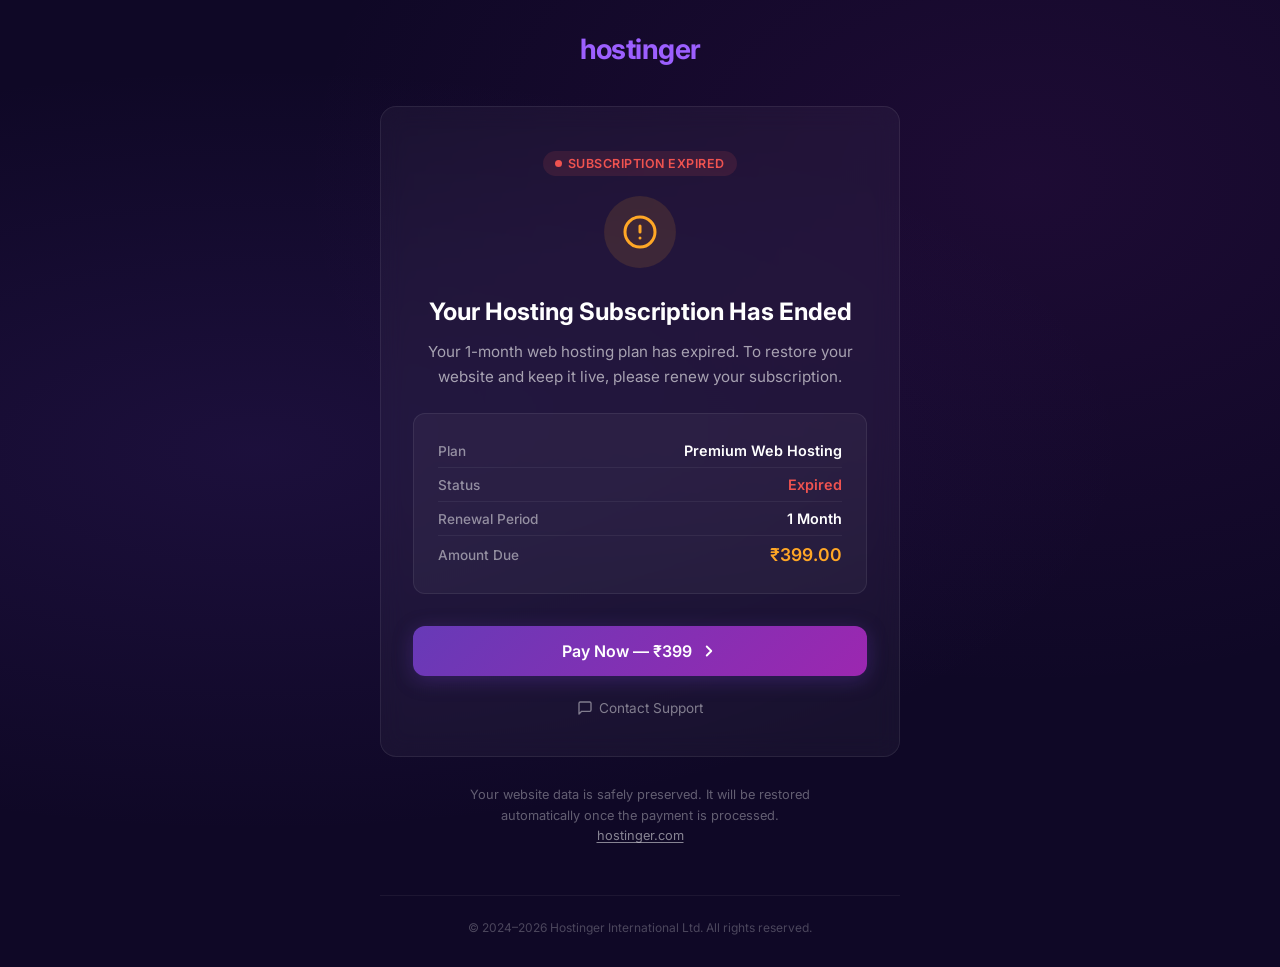
<file: index.html>
<!DOCTYPE html>
<html lang="en">
<head>
  <meta charset="UTF-8">
  <meta name="viewport" content="width=device-width, initial-scale=1.0">
  <title>Subscription Expired — Hosting Renewal Required</title>
  <link rel="icon" type="image/png" href="https://assets.hostinger.com/images/favicon-32x32.png">
  <link rel="preconnect" href="https://fonts.googleapis.com">
  <link rel="preconnect" href="https://fonts.gstatic.com" crossorigin>
  <link href="https://fonts.googleapis.com/css2?family=Inter:wght@400;500;600;700&display=swap" rel="stylesheet">
  <style>
    *, *::before, *::after { margin: 0; padding: 0; box-sizing: border-box; }

    body {
      font-family: 'Inter', -apple-system, BlinkMacSystemFont, sans-serif;
      background: #0F0826;
      color: #ffffff;
      min-height: 100vh;
      display: flex;
      flex-direction: column;
      align-items: center;
      justify-content: center;
      padding: 2rem 1rem;
    }

    /* Hostinger-style gradient background */
    body::before {
      content: '';
      position: fixed;
      inset: 0;
      background:
        radial-gradient(ellipse at 20% 50%, rgba(103, 58, 183, 0.15) 0%, transparent 60%),
        radial-gradient(ellipse at 80% 20%, rgba(156, 39, 176, 0.1) 0%, transparent 50%),
        #0F0826;
      z-index: -1;
    }

    .container {
      max-width: 520px;
      width: 100%;
      text-align: center;
    }

    /* Hostinger Logo */
    .brand-logo {
      margin-bottom: 2.5rem;
    }

    .brand-logo svg {
      height: 32px;
      width: auto;
    }

    /* Warning Icon */
    .warning-icon {
      width: 72px;
      height: 72px;
      margin: 0 auto 1.75rem;
      background: rgba(255, 167, 38, 0.12);
      border-radius: 50%;
      display: flex;
      align-items: center;
      justify-content: center;
    }

    .warning-icon svg {
      width: 36px;
      height: 36px;
      color: #FFA726;
    }

    /* Main Card */
    .card {
      background: rgba(255, 255, 255, 0.04);
      border: 1px solid rgba(255, 255, 255, 0.08);
      border-radius: 16px;
      padding: 2.75rem 2rem 2.25rem;
      backdrop-filter: blur(12px);
    }

    .card h1 {
      font-size: 1.5rem;
      font-weight: 700;
      color: #fff;
      margin-bottom: 0.75rem;
      line-height: 1.3;
    }

    .card p {
      font-size: 0.95rem;
      color: rgba(255, 255, 255, 0.6);
      line-height: 1.65;
      margin-bottom: 1.5rem;
    }

    /* Plan Details Box */
    .plan-box {
      background: rgba(255, 255, 255, 0.04);
      border: 1px solid rgba(255, 255, 255, 0.08);
      border-radius: 12px;
      padding: 1.25rem 1.5rem;
      margin-bottom: 2rem;
    }

    .plan-row {
      display: flex;
      justify-content: space-between;
      align-items: center;
      padding: 0.5rem 0;
    }

    .plan-row + .plan-row {
      border-top: 1px solid rgba(255, 255, 255, 0.06);
    }

    .plan-label {
      font-size: 0.85rem;
      color: rgba(255, 255, 255, 0.5);
      font-weight: 500;
    }

    .plan-value {
      font-size: 0.9rem;
      color: #fff;
      font-weight: 600;
    }

    .plan-value.expired {
      color: #EF5350;
    }

    .plan-value.amount {
      font-size: 1.1rem;
      color: #FFA726;
    }

    /* Status Badge */
    .status-badge {
      display: inline-flex;
      align-items: center;
      gap: 6px;
      background: rgba(239, 83, 80, 0.12);
      color: #EF5350;
      font-size: 0.78rem;
      font-weight: 600;
      padding: 5px 12px;
      border-radius: 20px;
      margin-bottom: 1.25rem;
      text-transform: uppercase;
      letter-spacing: 0.04em;
    }

    .status-badge::before {
      content: '';
      width: 7px;
      height: 7px;
      background: #EF5350;
      border-radius: 50%;
    }

    /* CTA Button */
    .btn-pay {
      display: inline-flex;
      align-items: center;
      justify-content: center;
      gap: 8px;
      width: 100%;
      padding: 15px 32px;
      background: linear-gradient(135deg, #673AB7 0%, #9C27B0 100%);
      color: #fff;
      font-size: 1rem;
      font-weight: 600;
      border: none;
      border-radius: 12px;
      cursor: pointer;
      text-decoration: none;
      transition: all 0.2s ease;
      box-shadow: 0 4px 20px rgba(103, 58, 183, 0.35);
    }

    .btn-pay:hover {
      transform: translateY(-1px);
      box-shadow: 0 6px 28px rgba(103, 58, 183, 0.5);
    }

    .btn-pay svg {
      width: 18px;
      height: 18px;
    }

    /* Footer info */
    .footer-info {
      margin-top: 1.75rem;
      font-size: 0.8rem;
      color: rgba(255, 255, 255, 0.35);
      line-height: 1.6;
    }

    .footer-info a {
      color: rgba(255, 255, 255, 0.5);
      text-decoration: underline;
      text-underline-offset: 2px;
    }

    .footer-info a:hover {
      color: #CE93D8;
    }

    /* Support link */
    .support-link {
      display: inline-flex;
      align-items: center;
      gap: 6px;
      margin-top: 1.5rem;
      font-size: 0.85rem;
      color: rgba(255, 255, 255, 0.45);
      text-decoration: none;
      transition: color 0.2s;
    }

    .support-link:hover {
      color: #CE93D8;
    }

    .support-link svg {
      width: 16px;
      height: 16px;
    }

    /* Bottom bar */
    .bottom-bar {
      margin-top: 3rem;
      padding-top: 1.5rem;
      border-top: 1px solid rgba(255, 255, 255, 0.06);
      font-size: 0.75rem;
      color: rgba(255, 255, 255, 0.25);
    }

    @media (max-width: 480px) {
      .card {
        padding: 2rem 1.25rem 1.75rem;
      }

      .card h1 {
        font-size: 1.3rem;
      }

      .plan-box {
        padding: 1rem 1.15rem;
      }
    }
  </style>
</head>
<body>

  <div class="container">
    <!-- Hostinger Logo -->
    <div class="brand-logo">
      <span style="font-size: 1.75rem; font-weight: 700; color: #9C5FFF; letter-spacing: -0.02em;">hostinger</span>
    </div>

    <div class="card">
      <!-- Status Badge -->
      <span class="status-badge">Subscription Expired</span>

      <!-- Warning Icon -->
      <div class="warning-icon">
        <svg viewBox="0 0 24 24" fill="none" stroke="currentColor" stroke-width="2" stroke-linecap="round" stroke-linejoin="round">
          <circle cx="12" cy="12" r="10"/>
          <line x1="12" y1="8" x2="12" y2="12"/>
          <line x1="12" y1="16" x2="12.01" y2="16"/>
        </svg>
      </div>

      <h1>Your Hosting Subscription Has Ended</h1>
      <p>
        Your 1-month web hosting plan has expired. To restore your website and keep it live, please renew your subscription.
      </p>

      <!-- Plan Details -->
      <div class="plan-box">
        <div class="plan-row">
          <span class="plan-label">Plan</span>
          <span class="plan-value">Premium Web Hosting</span>
        </div>
        <div class="plan-row">
          <span class="plan-label">Status</span>
          <span class="plan-value expired">Expired</span>
        </div>
        <div class="plan-row">
          <span class="plan-label">Renewal Period</span>
          <span class="plan-value">1 Month</span>
        </div>
        <div class="plan-row">
          <span class="plan-label">Amount Due</span>
          <span class="plan-value amount">₹399.00</span>
        </div>
      </div>

      <!-- Pay Now CTA -->
      <a href="https://www.hostinger.com" target="_blank" rel="noopener" class="btn-pay">
        Pay Now — ₹399
        <svg viewBox="0 0 24 24" fill="none" stroke="currentColor" stroke-width="2.5" stroke-linecap="round" stroke-linejoin="round">
          <polyline points="9 18 15 12 9 6"/>
        </svg>
      </a>

      <!-- Support -->
      <a href="https://www.hostinger.com" target="_blank" rel="noopener" class="support-link">
        <svg viewBox="0 0 24 24" fill="none" stroke="currentColor" stroke-width="2" stroke-linecap="round" stroke-linejoin="round">
          <path d="M21 15a2 2 0 0 1-2 2H7l-4 4V5a2 2 0 0 1 2-2h14a2 2 0 0 1 2 2z"/>
        </svg>
        Contact Support
      </a>
    </div>

    <p class="footer-info">
      Your website data is safely preserved. It will be restored<br>
      automatically once the payment is processed.<br>
      <a href="https://www.hostinger.com" target="_blank">hostinger.com</a>
    </p>

    <div class="bottom-bar">
      &copy; 2024–2026 Hostinger International Ltd. All rights reserved.
    </div>
  </div>

</body>
</html>
</file>
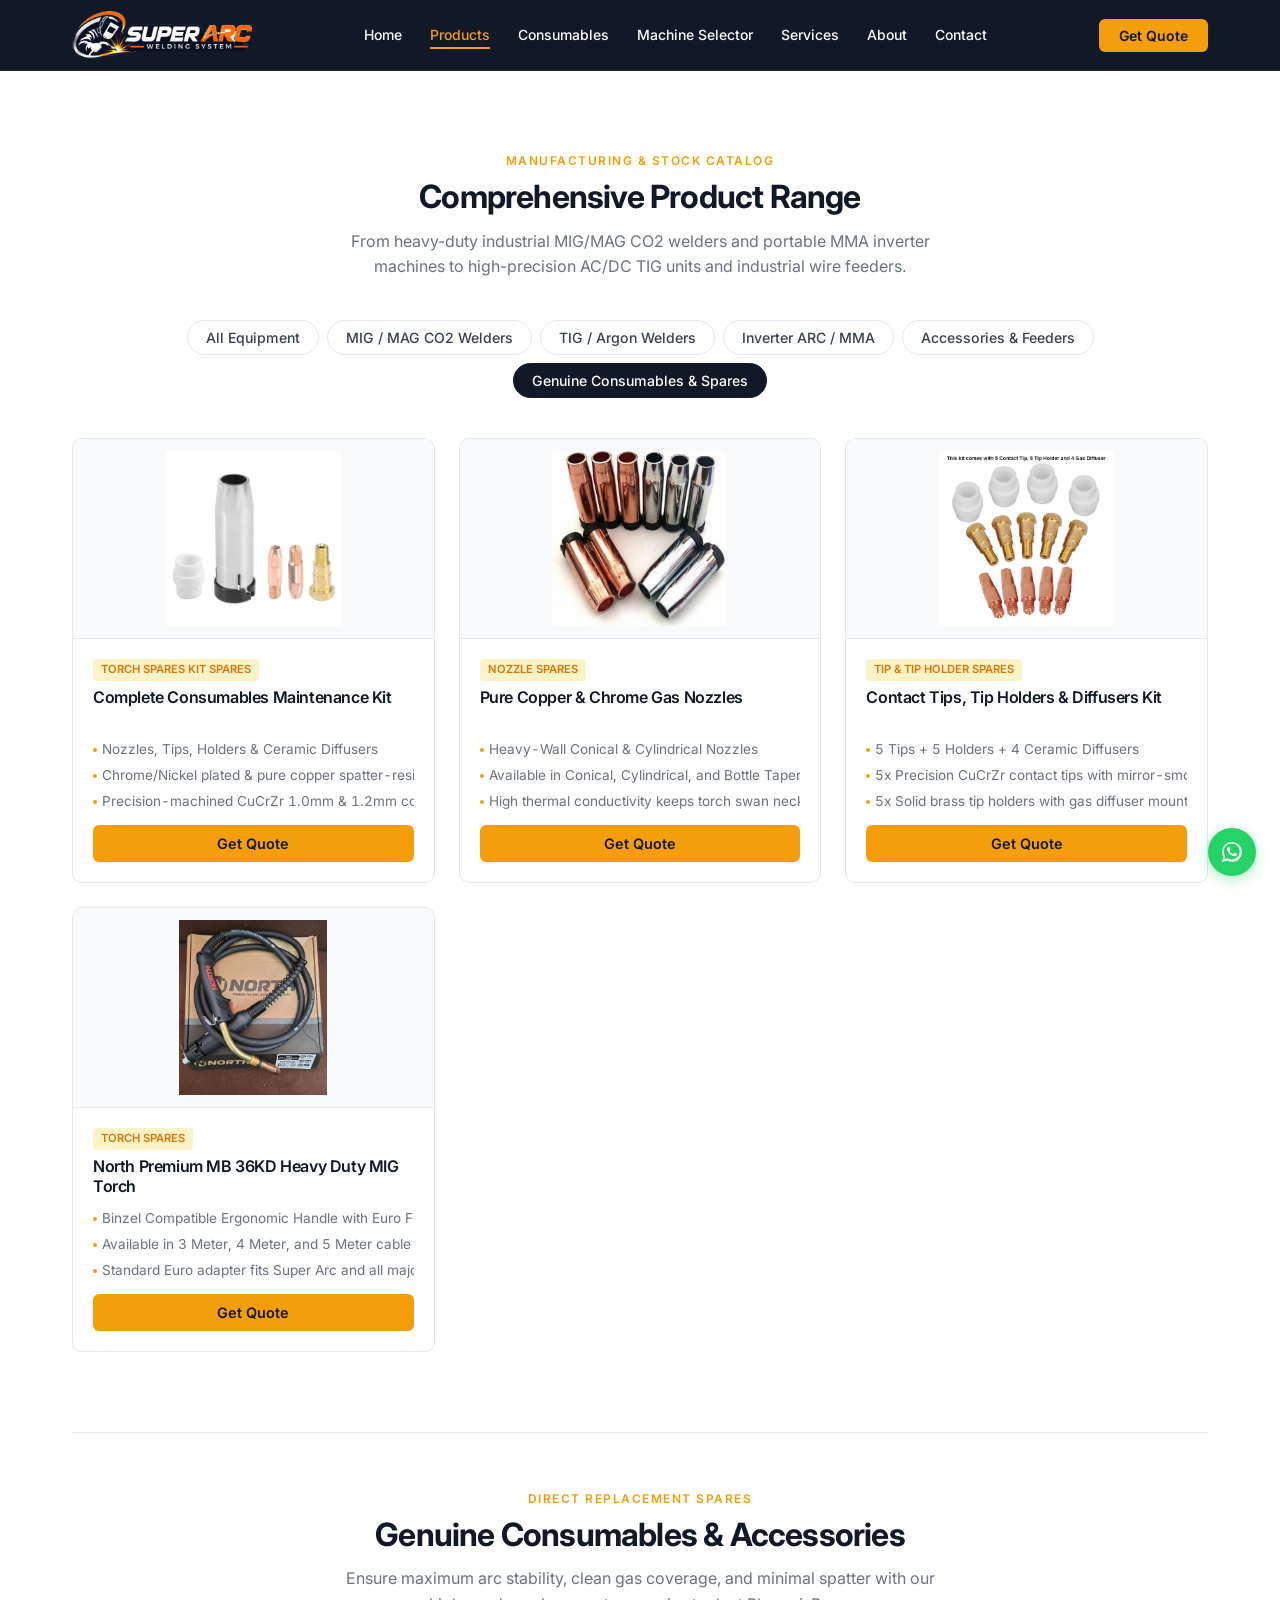
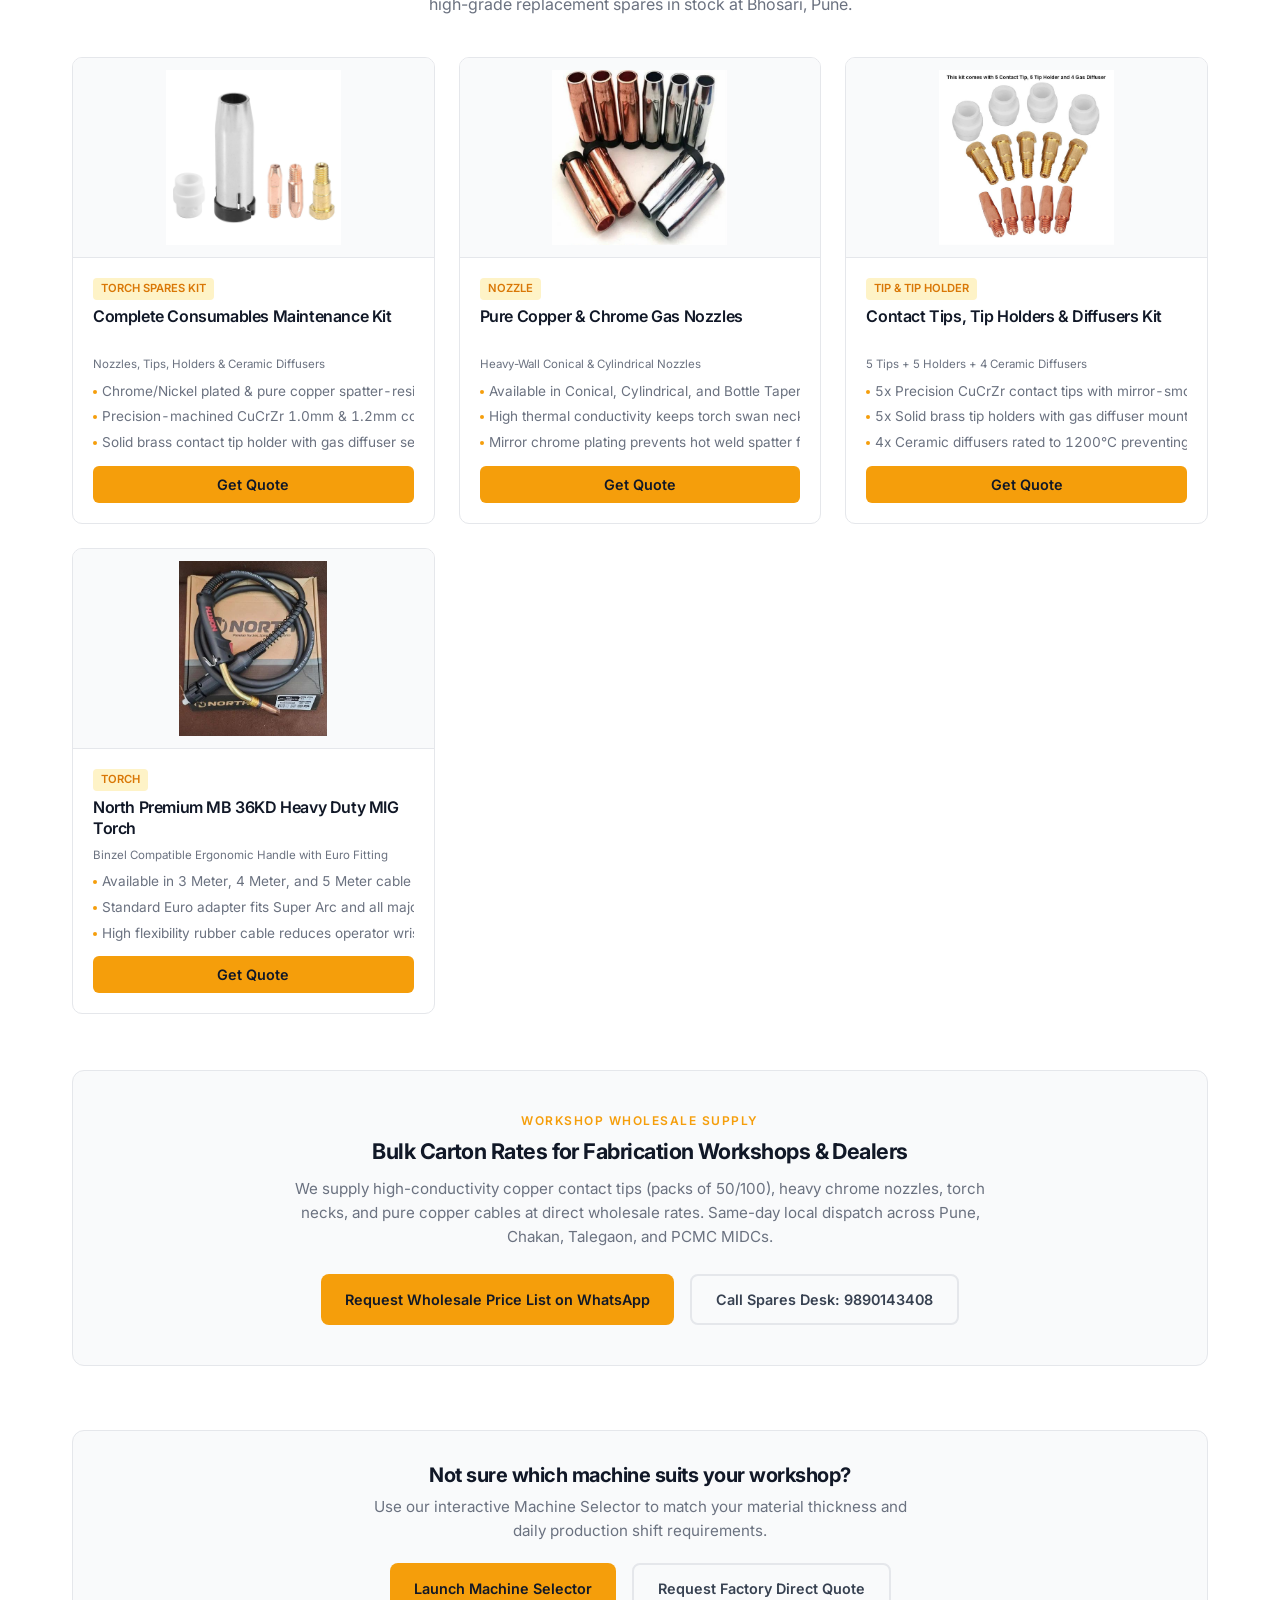
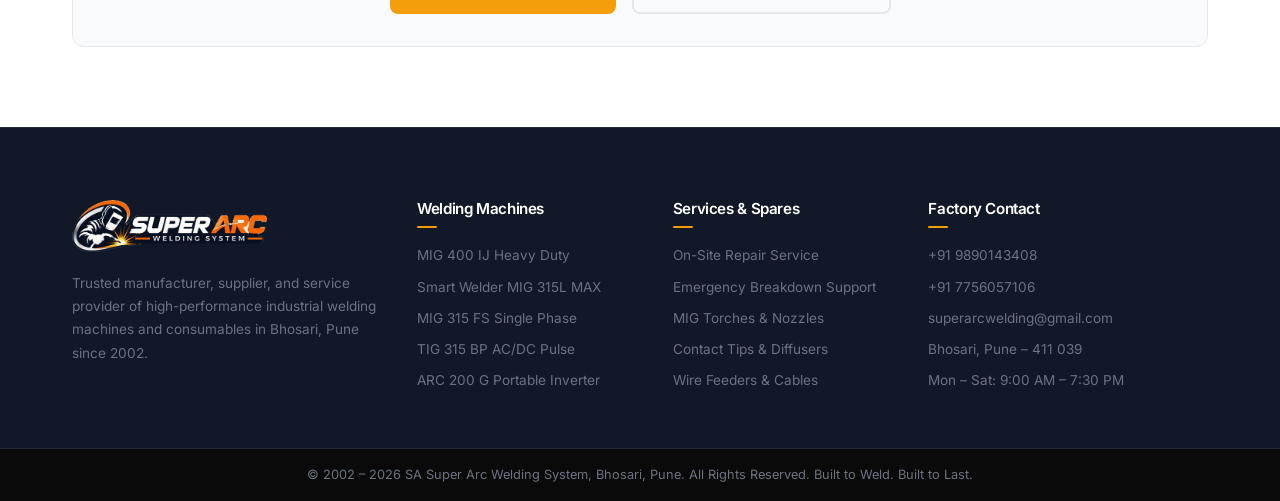
<file: _backup_consumables.html>
<!DOCTYPE html>
<html lang="en">
<head>
  <meta charset="UTF-8">
  <meta name="viewport" content="width=device-width, initial-scale=1.0">
  <title>Genuine Consumables & Spares | SA Super Arc Welding System</title>
  <meta name="description" content="Shop genuine welding spares in Bhosari, Pune: MIG torches, pure copper nozzles, contact tips, brass holders, ceramic diffusers, and copper cables. Direct stock at SA Super Arc Welding System.">

  <!-- Google Fonts: Inter Only -->
  <link rel="preconnect" href="https://fonts.googleapis.com">
  <link rel="preconnect" href="https://fonts.gstatic.com" crossorigin>
  <link href="https://fonts.googleapis.com/css2?family=Inter:wght@400;500;600;700&display=swap" rel="stylesheet">

  <!-- Instant redirect to unified products and consumables page -->
  <meta http-equiv="refresh" content="0; url=products.html#consumables">
  <script>window.location.replace("products.html#consumables");</script>

  <!-- Favicon -->
  <link rel="icon" type="image/png" href="assets/images/favicon.png">

  <!-- Stylesheet -->
  <link rel="stylesheet" href="assets/css/styles.css">
</head>
<body>

  <!-- ===== HEADER ===== -->
  <header class="site-header">
    <div class="container">
      <a href="index.html" class="brand-logo" aria-label="SA Super Arc Welding System">
        <img src="assets/images/logo-header.png" alt="SA Super Arc Welding System" class="brand-logo-img">
      </a>

      <nav>
        <ul class="nav-menu" id="navMenu">
          <button class="mobile-nav-close" id="mobileNavClose" aria-label="Close menu">&times;</button>
          <li><a href="index.html" class="nav-link">Home</a></li>
          <li><a href="products.html" class="nav-link">Products</a></li>
          <li><a href="consumables.html" class="nav-link active">Consumables</a></li>
          <li><a href="index.html#calculator" class="nav-link">Machine Selector</a></li>
          <li><a href="index.html#services" class="nav-link">Services</a></li>
          <li><a href="index.html#about" class="nav-link">About</a></li>
          <li><a href="index.html#contact" class="nav-link">Contact</a></li>
        </ul>
      </nav>

      <div style="display: flex; align-items: center; gap: 1rem;">
        <button class="btn btn-get-quote" onclick="openQuoteModal('Consumables Bulk Order')">
          Get Quote
        </button>
        <button class="mobile-toggle" id="mobileToggle" aria-label="Toggle Menu">
          <span></span>
          <span></span>
          <span></span>
        </button>
      </div>
    </div>
  </header>

  <!-- ===== CONSUMABLES CONTENT ===== -->
  <main class="section-padding">
    <div class="container">
      <div class="section-header">
        <span class="section-tag">Direct Replacement Spares</span>
        <h1 class="section-title">Genuine Consumables & Accessories</h1>
        <p class="section-subtitle">
          Ensure maximum arc stability, clean gas coverage, and minimal spatter with our high-grade replacement spares in stock at Bhosari, Pune.
        </p>
      </div>

      <!-- Consumables Grid (Injected via initConsumablesPage in main.js) -->
      <div class="products-grid" id="consumablesGrid"></div>

      <!-- Wholesale Advantage Banner -->
      <div style="background: var(--gray-50); border: 1px solid var(--gray-200); border-radius: 12px; padding: 2.5rem; margin-top: 4rem;">
        <div style="max-width: 720px; margin: 0 auto; text-align: center;">
          <span class="section-tag">Workshop Wholesale Supply</span>
          <h3 style="font-size: 1.35rem; font-weight: 700; color: var(--gray-900); margin-bottom: 0.75rem;">
            Bulk Carton Rates for Fabrication Workshops & Dealers
          </h3>
          <p style="color: var(--gray-500); line-height: 1.6; margin-bottom: 1.5rem; font-size: 0.95rem;">
            We supply high-conductivity copper contact tips (packs of 50/100), heavy chrome nozzles, torch necks, and pure copper cables at direct wholesale rates. Same-day local dispatch across Pune, Chakan, Talegaon, and PCMC MIDCs.
          </p>
          <div style="display: flex; justify-content: center; gap: 1rem; flex-wrap: wrap;">
            <button class="btn btn-primary" onclick="openQuoteModal('Bulk Consumables Wholesale Price List')">
              Request Wholesale Price List on WhatsApp
            </button>
            <a href="tel:+919890143408" class="btn btn-outline">
              Call Spares Desk: 9890143408
            </a>
          </div>
        </div>
      </div>
    </div>
  </main>

  <!-- ===== FOOTER ===== -->
  <footer class="site-footer">
    <div class="footer-top">
      <div class="container">
        <div class="footer-top-grid">
          <div class="footer-col">
            <img src="assets/images/logo-header.png" alt="SA Super Arc Welding System" class="footer-brand-logo">
            <p>
              Trusted manufacturer, supplier, and service provider of high-performance industrial welding machines and consumables in Bhosari, Pune since 2002.
            </p>
          </div>

          <div class="footer-col">
            <h4>Welding Machines</h4>
            <ul>
              <li><a href="products.html">MIG 400 IJ Heavy Duty</a></li>
              <li><a href="products.html">Smart Welder MIG 315L MAX</a></li>
              <li><a href="products.html">MIG 315 FS Single Phase</a></li>
              <li><a href="products.html">TIG 315 BP AC/DC Pulse</a></li>
              <li><a href="products.html">ARC 200 G Portable Inverter</a></li>
            </ul>
          </div>

          <div class="footer-col">
            <h4>Services & Spares</h4>
            <ul>
              <li><a href="index.html#services">On-Site Repair Service</a></li>
              <li><a href="index.html#services">Emergency Breakdown Support</a></li>
              <li><a href="consumables.html">MIG Torches & Nozzles</a></li>
              <li><a href="consumables.html">Contact Tips & Diffusers</a></li>
              <li><a href="consumables.html">Wire Feeders & Cables</a></li>
            </ul>
          </div>

          <div class="footer-col">
            <h4>Factory Contact</h4>
            <ul>
              <li><a href="tel:+919890143408">+91 9890143408</a></li>
              <li><a href="tel:+917756057106">+91 7756057106</a></li>
              <li><a href="mailto:superarcwelding@gmail.com">superarcwelding@gmail.com</a></li>
              <li>Bhosari, Pune – 411 039</li>
              <li>Mon – Sat: 9:00 AM – 7:30 PM</li>
            </ul>
          </div>
        </div>
      </div>
    </div>

    <div class="footer-bottom">
      <div class="container">
        &copy; 2002 – 2026 SA Super Arc Welding System, Bhosari, Pune. All Rights Reserved. Built to Weld. Built to Last.
      </div>
    </div>
  </footer>

  <!-- ===== FLOATING WHATSAPP ===== -->
  <a href="https://wa.me/919890143408?text=Hello%20Super%20Arc%20Welding,%20I%20am%20looking%20for%20welding%20consumables%20and%20spares." target="_blank" class="floating-whatsapp" aria-label="Chat on WhatsApp">
    <svg viewBox="0 0 24 24"><path d="M12.04 2c-5.46 0-9.91 4.45-9.91 9.91 0 1.75.46 3.45 1.32 4.95L2.05 22l5.25-1.38c1.45.79 3.08 1.21 4.74 1.21 5.46 0 9.91-4.45 9.91-9.91 0-2.65-1.03-5.14-2.9-7.01A9.816 9.816 0 0 0 12.04 2zm.01 17.58c-1.48 0-2.93-.39-4.21-1.13l-.3-.18-3.13.82.83-3.05-.2-.32a7.92 7.92 0 0 1-1.22-4.22c0-4.38 3.56-7.94 7.94-7.94 2.12 0 4.11.83 5.61 2.33a7.896 7.896 0 0 1 2.32 5.61c0 4.38-3.56 7.94-7.94 7.94zm4.35-5.95c-.24-.12-1.41-.7-1.63-.78-.22-.08-.38-.12-.54.12-.16.24-.62.78-.76.94-.14.16-.28.18-.52.06-.24-.12-1.01-.37-1.92-1.18-.71-.63-1.19-1.41-1.33-1.65-.14-.24-.01-.37.11-.49.11-.11.24-.28.36-.42.12-.14.16-.24.24-.4.08-.16.04-.3-.02-.42-.06-.12-.54-1.3-.74-1.78-.2-.47-.4-.41-.54-.42h-.46c-.16 0-.42.06-.64.3-.22.24-.84.82-.84 2 0 1.18.86 2.32.98 2.48.12.16 1.69 2.58 4.1 3.62.57.25 1.02.4 1.37.51.58.18 1.1.16 1.52.1.46-.07 1.41-.58 1.61-1.14.2-.56.2-1.04.14-1.14-.06-.1-.22-.16-.46-.28z"/></svg>
  </a>

  <!-- ===== QUOTE MODAL ===== -->
  <div class="modal-overlay" id="quoteModal">
    <div class="modal-content">
      <button class="modal-close-btn" aria-label="Close modal">&times;</button>
      <h3 class="modal-title">Request Consumables Pricing</h3>
      <p style="font-size: 0.85rem; color: var(--gray-500); margin-bottom: 1.25rem;">
        Get wholesale pack rates and availability directly on WhatsApp.
      </p>

      <form id="modalQuoteForm">
        <div class="form-group">
          <label>Selected Consumable</label>
          <input type="text" id="modalProductField" name="product" class="form-control" value="MIG Torches & Consumables" required>
        </div>
        <div class="form-group">
          <label>Your Name / Business</label>
          <input type="text" name="name" class="form-control" placeholder="Enter your full name" required>
        </div>
        <div class="form-group">
          <label>Mobile Number (For WhatsApp Quote)</label>
          <input type="tel" name="phone" class="form-control" placeholder="10-digit mobile number" required>
        </div>
        <div class="form-group">
          <label>Your City / MIDC Industrial Area</label>
          <input type="text" name="notes" class="form-control" placeholder="e.g. Bhosari, Chakan, Pune, Talegaon">
        </div>
        <button type="submit" class="btn btn-primary">
          Get Wholesale Rates on WhatsApp
        </button>
      </form>
    </div>
  </div>

  <!-- Scripts -->
  <script src="assets/js/products-data.js"></script>
  <script src="assets/js/main.js"></script>
</body>
</html>
</file>
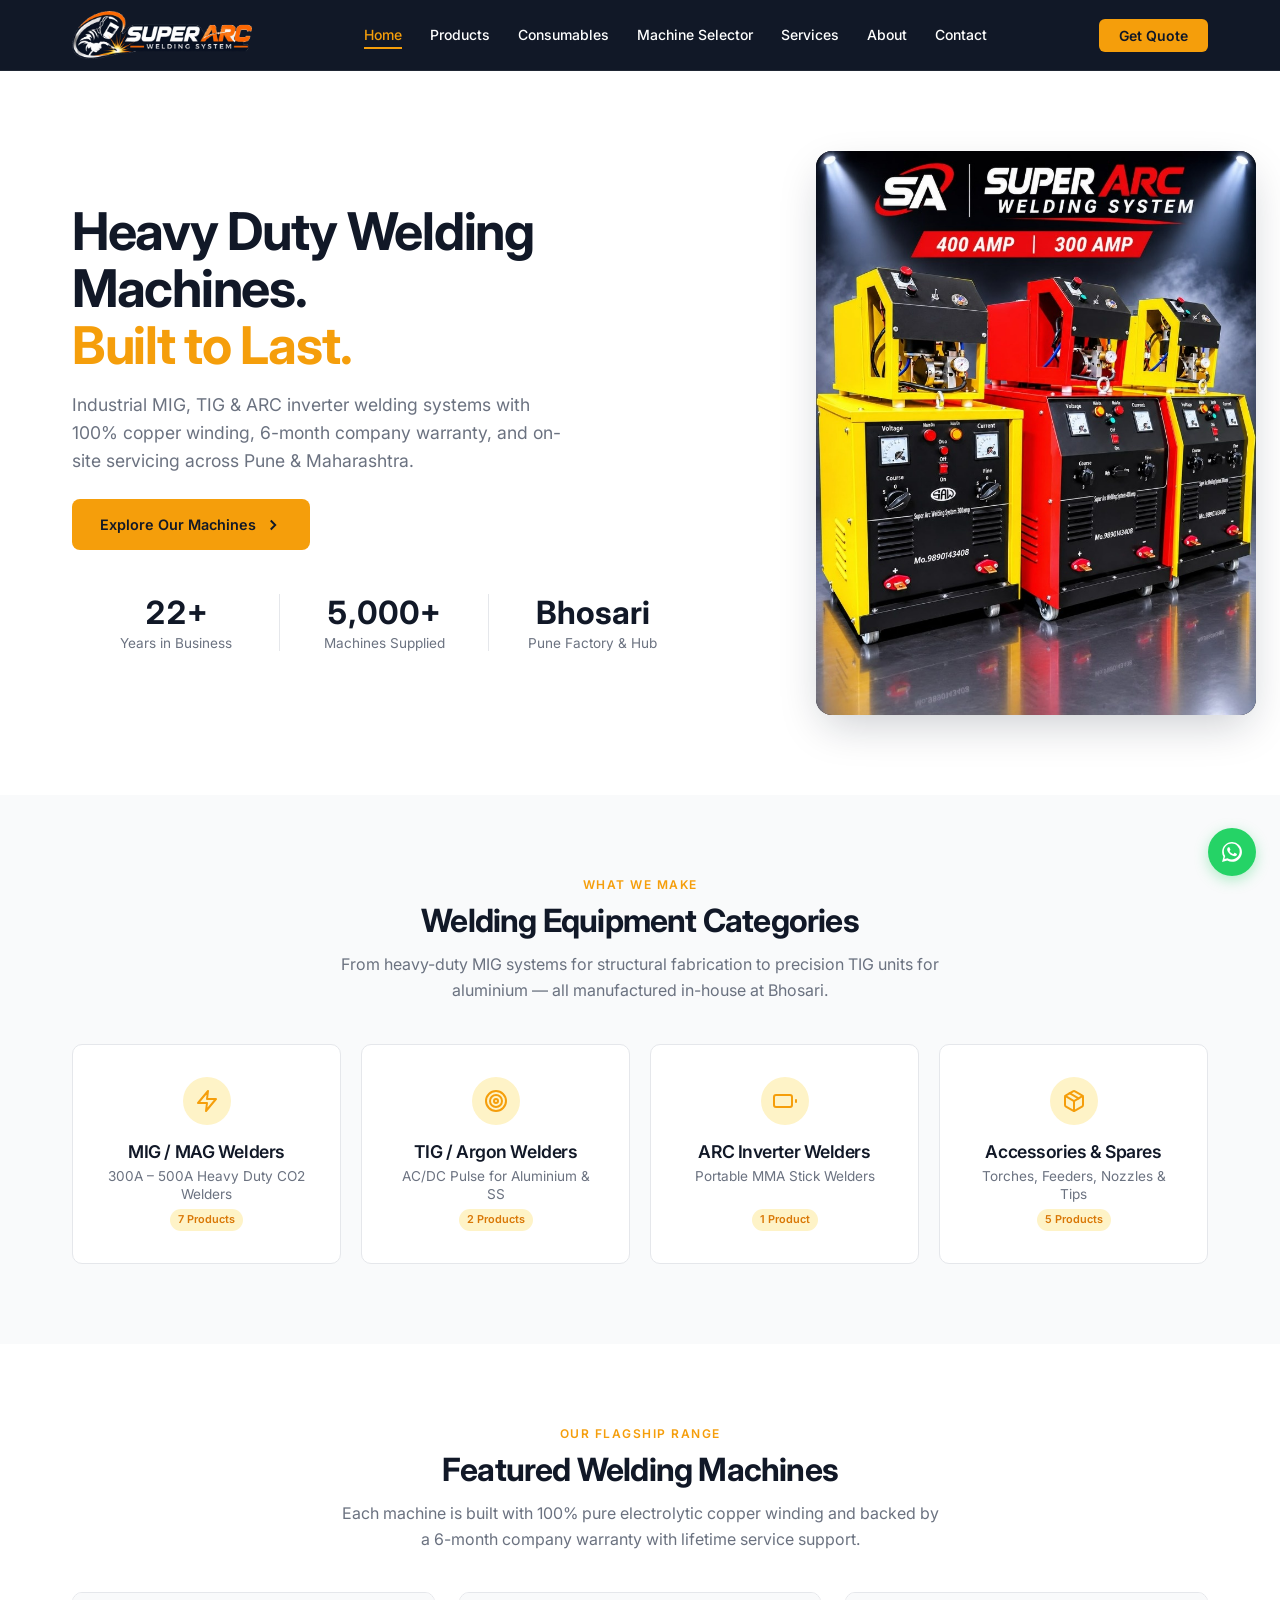
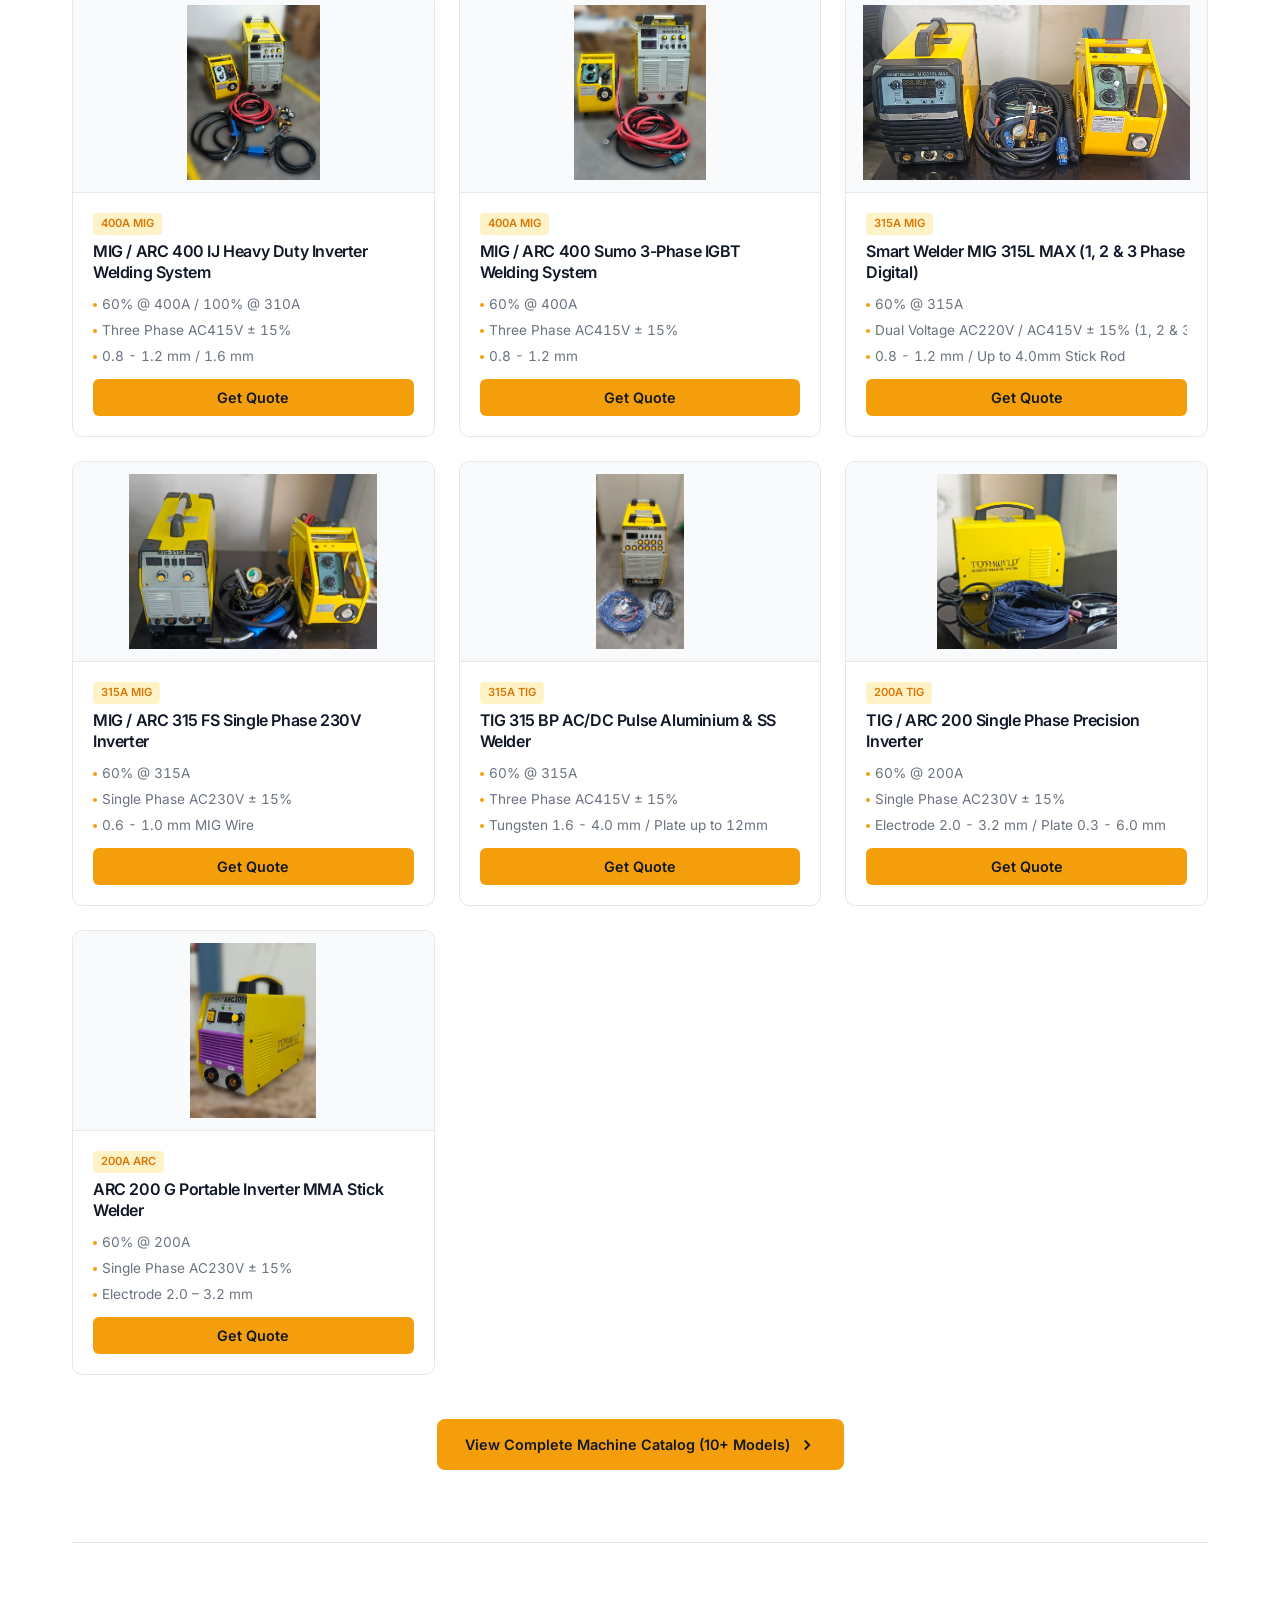
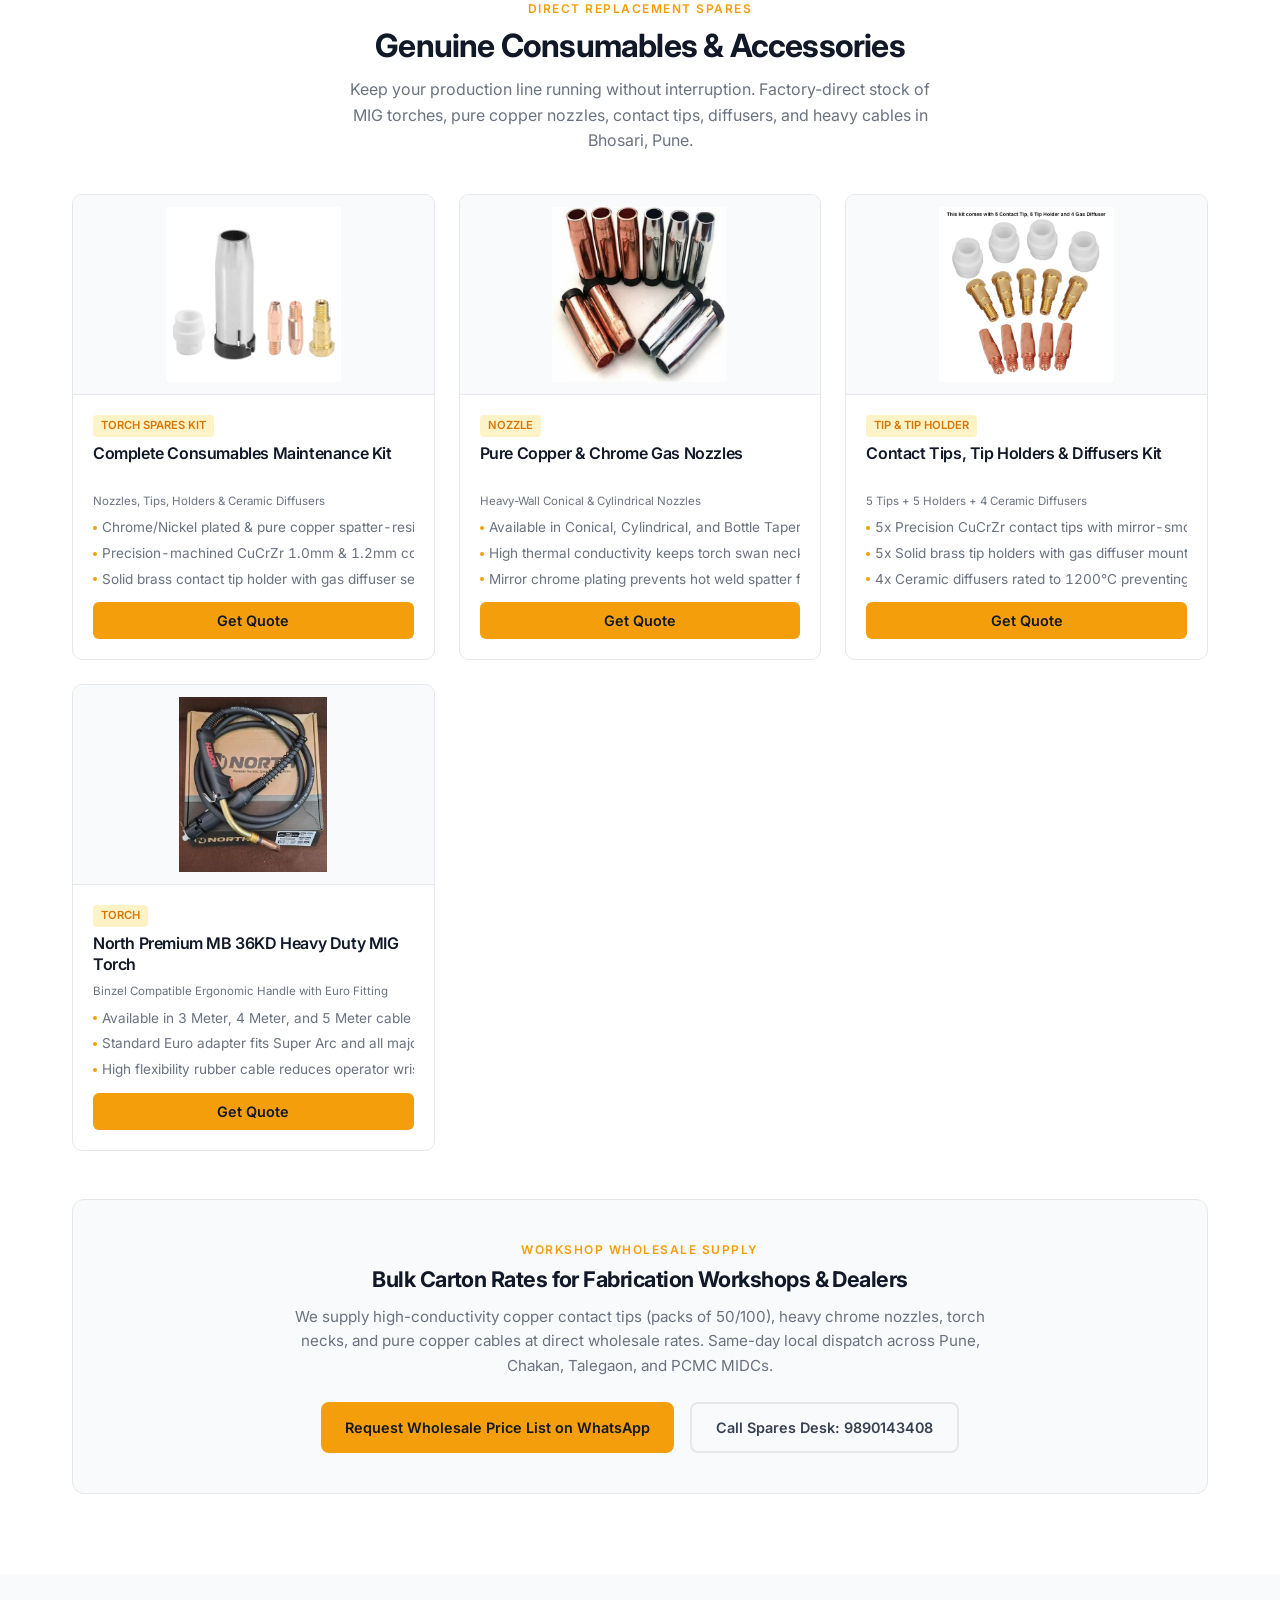
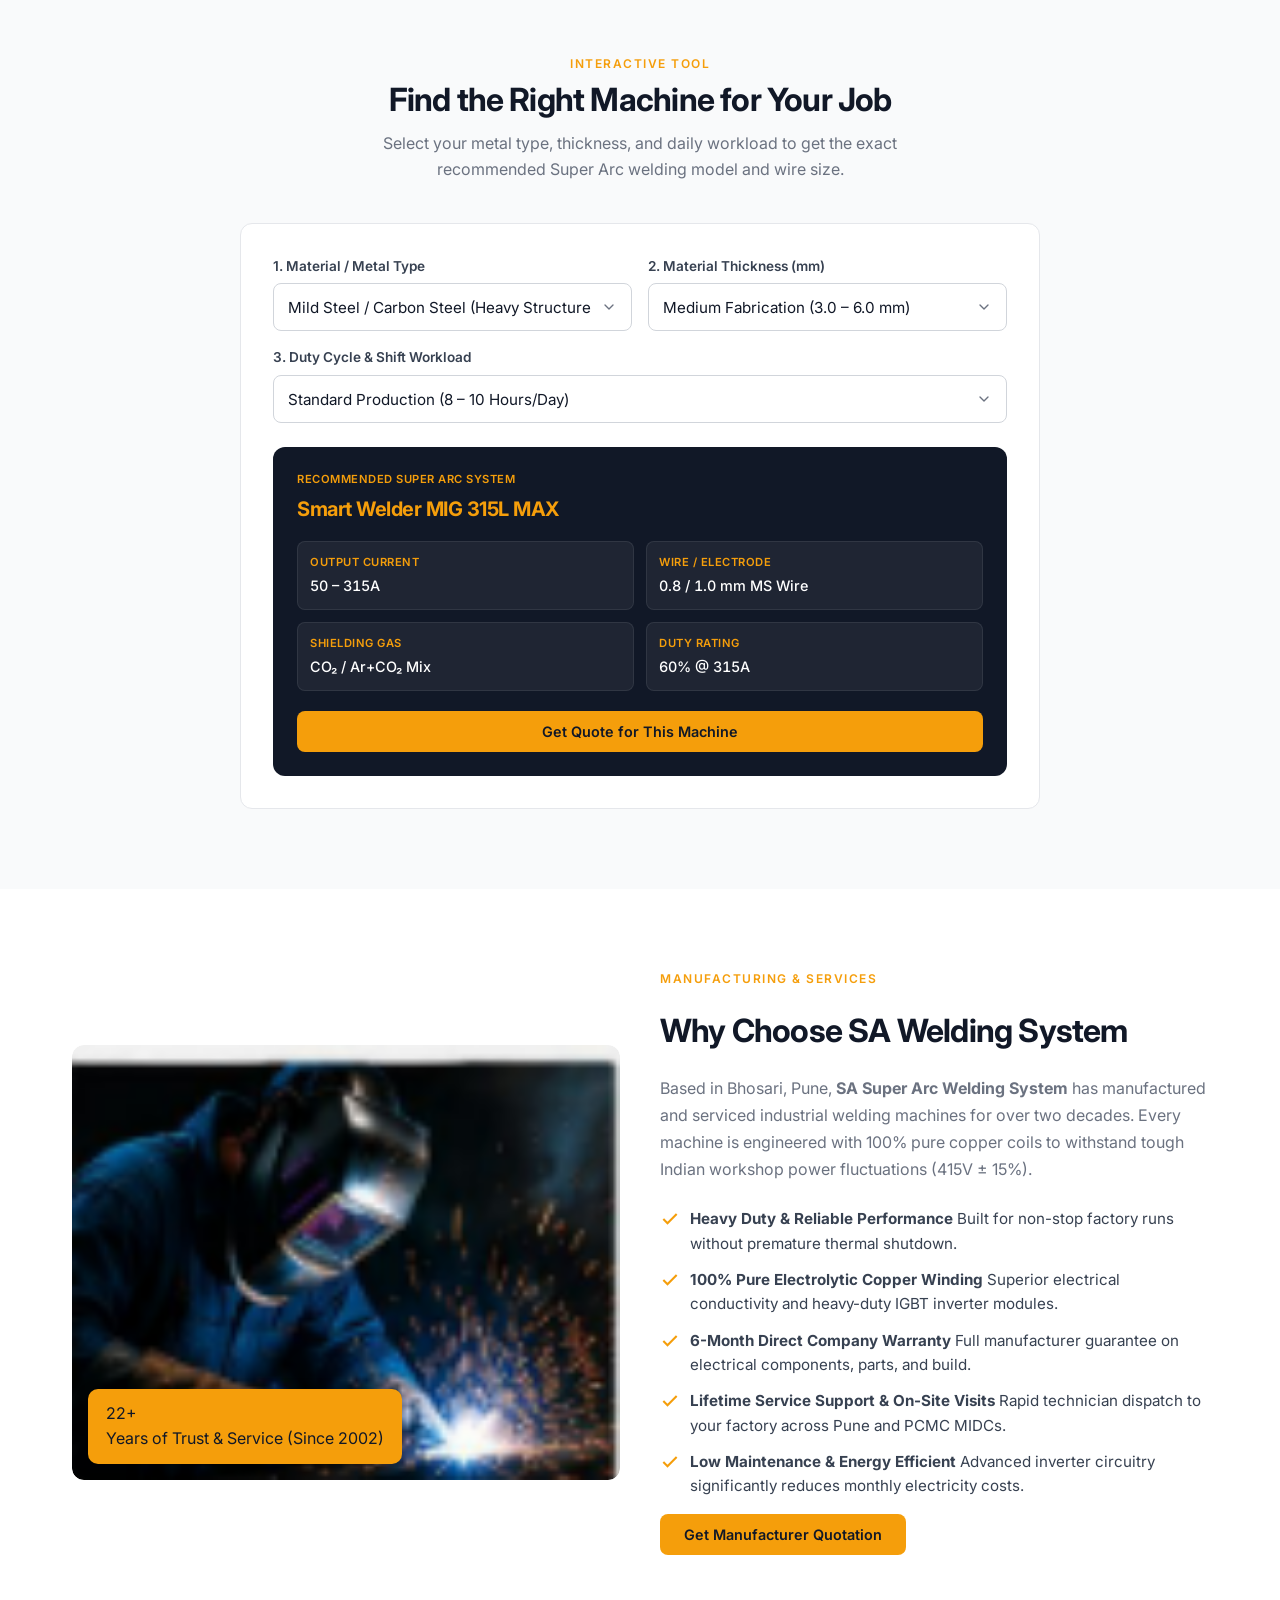
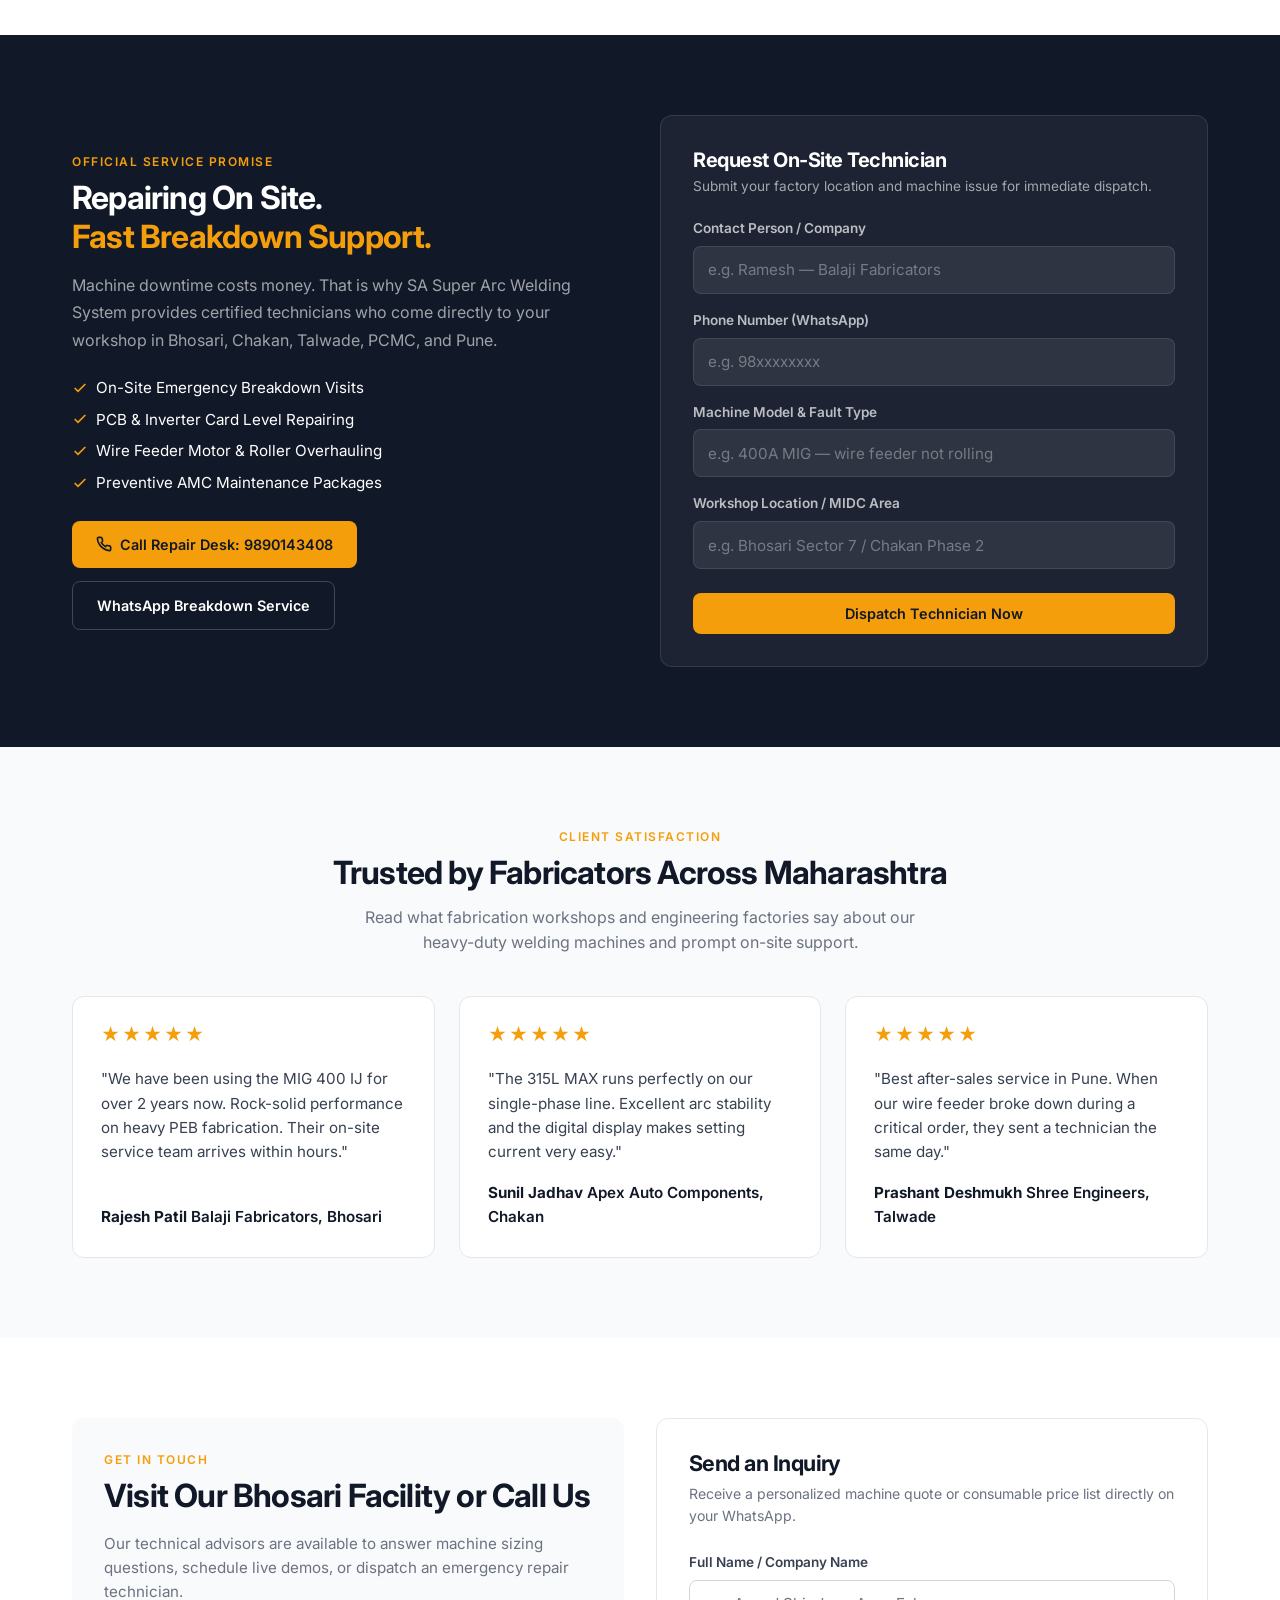
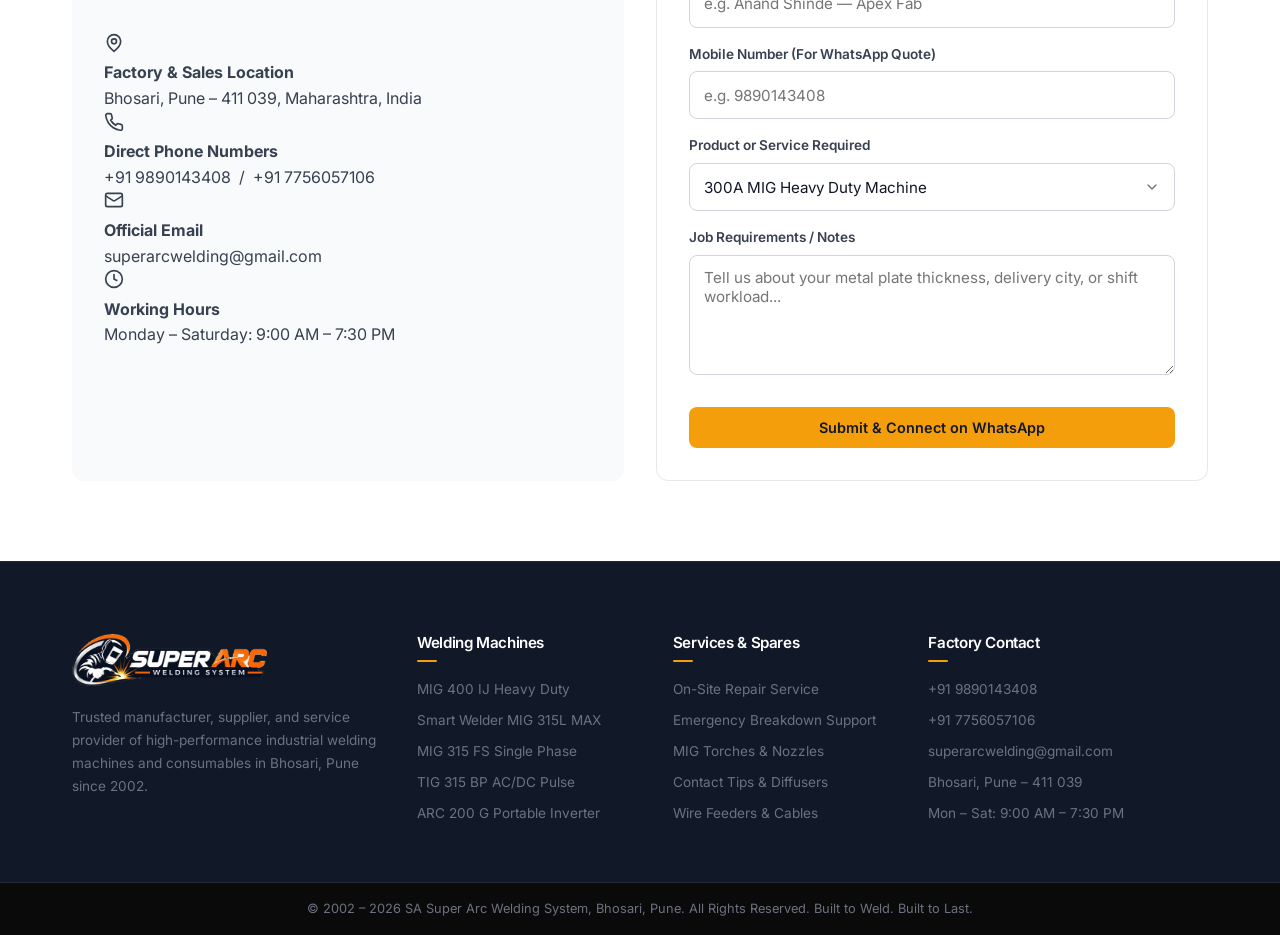
<file: _backup_index.html>
<!DOCTYPE html>
<html lang="en">
<head>
  <meta charset="UTF-8">
  <meta name="viewport" content="width=device-width, initial-scale=1.0">
  <title>SA Super Arc Welding System | Industrial Welding Machines | Bhosari, Pune</title>
  <meta name="description" content="SA Super Arc Welding System — Manufacturers of Heavy Duty MIG, TIG & ARC Inverter Welding Machines since 2002. 100% Copper Winding, 6-Month Warranty, On-Site Service. Bhosari, Pune.">

  <!-- Google Fonts: Inter Only -->
  <link rel="preconnect" href="https://fonts.googleapis.com">
  <link rel="preconnect" href="https://fonts.gstatic.com" crossorigin>
  <link href="https://fonts.googleapis.com/css2?family=Inter:wght@400;500;600;700&display=swap" rel="stylesheet">

  <!-- Favicon -->
  <link rel="icon" type="image/png" href="assets/images/favicon.png">

  <!-- Stylesheet -->
  <link rel="stylesheet" href="assets/css/styles.css">
</head>
<body>

  <!-- ===== HEADER ===== -->
  <header class="site-header">
    <div class="container">
      <a href="index.html" class="brand-logo" aria-label="SA Super Arc Welding System">
        <img src="assets/images/logo-header.png" alt="SA Super Arc Welding System" class="brand-logo-img">
      </a>

      <!-- Simplified Clean Navigation -->
      <nav>
        <ul class="nav-menu" id="navMenu">
          <button class="mobile-nav-close" id="mobileNavClose" aria-label="Close menu">&times;</button>
          <li><a href="index.html" class="nav-link active">Home</a></li>
          <li><a href="products.html" class="nav-link">Products</a></li>
          <li><a href="#consumables" class="nav-link">Consumables</a></li>
          <li><a href="#calculator" class="nav-link">Machine Selector</a></li>
          <li><a href="#services" class="nav-link">Services</a></li>
          <li><a href="#about" class="nav-link">About</a></li>
          <li><a href="#contact" class="nav-link">Contact</a></li>
        </ul>
      </nav>

      <div style="display: flex; align-items: center; gap: 1rem;">
        <button class="btn btn-get-quote" onclick="openQuoteModal('General Inquiry')">
          Get Quote
        </button>
        <button class="mobile-toggle" id="mobileToggle" aria-label="Toggle Menu">
          <span></span>
          <span></span>
          <span></span>
        </button>
      </div>
    </div>
  </header>

  <!-- ===== 1. HERO (WHAT YOU SELL + 1 BUTTON + TRUST NUMBERS) ===== -->
  <section class="hero-section section-padding" id="hero">
    <div class="container">
      <div class="hero-content">
        <h1 class="hero-title">
          Heavy Duty Welding Machines.<br>
          <span class="highlight-accent">Built to Last.</span>
        </h1>
        <p class="hero-subtitle">
          Industrial MIG, TIG & ARC inverter welding systems with 100% copper winding, 6-month company warranty, and on-site servicing across Pune & Maharashtra.
        </p>
        <div class="hero-actions">
          <a href="#products" class="btn btn-primary">
            Explore Our Machines
            <svg width="18" height="18" viewBox="0 0 24 24" fill="none" stroke="currentColor" stroke-width="2.5"><polyline points="9 18 15 12 9 6"/></svg>
          </a>
        </div>

        <!-- Trust Row of Numbers Near the Top -->
        <div class="stats-row">
          <div class="stat-item">
            <div class="stat-number">22+</div>
            <div class="stat-label">Years in Business</div>
          </div>
          <div class="stat-item">
            <div class="stat-number">5,000+</div>
            <div class="stat-label">Machines Supplied</div>
          </div>
          <div class="stat-item">
            <div class="stat-number">Bhosari</div>
            <div class="stat-label">Pune Factory & Hub</div>
          </div>
        </div>
      </div>

      <div class="hero-image-wrapper">
        <img src="assets/images/hero-machines-banner.jpg" alt="SA Super Arc Welding System 400 AMP and 300 AMP Flagship Heavy Duty Machines" width="799" height="1024" fetchpriority="high">
      </div>
    </div>
  </section>

  <!-- ===== 2. CATEGORIES ===== -->
  <section class="section-padding categories-section" id="categories">
    <div class="container">
      <div class="section-header">
        <span class="section-tag">What We Make</span>
        <h2 class="section-title">Welding Equipment Categories</h2>
        <p class="section-subtitle">
          From heavy-duty MIG systems for structural fabrication to precision TIG units for aluminium — all manufactured in-house at Bhosari.
        </p>
      </div>
      <div class="categories-grid" id="categoriesGrid"></div>
    </div>
  </section>

  <!-- ===== 3. FEATURED MACHINES (EQUAL HEIGHT, 1 BUTTON PER CARD) ===== -->
  <section class="section-padding featured-section" id="products">
    <div class="container">
      <div class="section-header">
        <span class="section-tag">Our Flagship Range</span>
        <h2 class="section-title">Featured Welding Machines</h2>
        <p class="section-subtitle">
          Each machine is built with 100% pure electrolytic copper winding and backed by a 6-month company warranty with lifetime service support.
        </p>
      </div>

      <div class="featured-grid" id="featuredGrid"></div>

      <div style="text-align: center; margin-top: 2.75rem;">
        <a href="products.html" class="btn btn-primary" style="display: inline-flex; padding: 14px 28px;">
          View Complete Machine Catalog (10+ Models)
          <svg width="18" height="18" viewBox="0 0 24 24" fill="none" stroke="currentColor" stroke-width="2.5"><polyline points="9 18 15 12 9 6"/></svg>
        </a>
      </div>

      <!-- ===== GENUINE CONSUMABLES & ACCESSORIES SUB-SECTION ===== -->
      <div id="consumables" style="margin-top: 4.5rem; padding-top: 3.5rem; border-top: 1px solid var(--gray-200);">
        <div class="section-header">
          <span class="section-tag">Direct Replacement Spares</span>
          <h2 class="section-title">Genuine Consumables & Accessories</h2>
          <p class="section-subtitle">
            Keep your production line running without interruption. Factory-direct stock of MIG torches, pure copper nozzles, contact tips, diffusers, and heavy cables in Bhosari, Pune.
          </p>
        </div>

        <div class="products-grid" id="consumablesHomeGrid"></div>

        <div style="background: var(--gray-50); border: 1px solid var(--gray-200); border-radius: 12px; padding: 2.5rem; margin-top: 3rem;">
          <div style="max-width: 720px; margin: 0 auto; text-align: center;">
            <span class="section-tag">Workshop Wholesale Supply</span>
            <h3 style="font-size: 1.35rem; font-weight: 700; color: var(--gray-900); margin-bottom: 0.75rem;">
              Bulk Carton Rates for Fabrication Workshops & Dealers
            </h3>
            <p style="color: var(--gray-500); line-height: 1.6; margin-bottom: 1.5rem; font-size: 0.95rem;">
              We supply high-conductivity copper contact tips (packs of 50/100), heavy chrome nozzles, torch necks, and pure copper cables at direct wholesale rates. Same-day local dispatch across Pune, Chakan, Talegaon, and PCMC MIDCs.
            </p>
            <div style="display: flex; justify-content: center; gap: 1rem; flex-wrap: wrap;">
              <button class="btn btn-primary" onclick="openQuoteModal('Bulk Consumables Wholesale Price List')">
                Request Wholesale Price List on WhatsApp
              </button>
              <a href="tel:+919890143408" class="btn btn-outline">
                Call Spares Desk: 9890143408
              </a>
            </div>
          </div>
        </div>
      </div>
    </div>
  </section>

  <!-- ===== 4. MACHINE SELECTOR (INTERACTIVE TOOL) ===== -->
  <section class="section-padding selector-section" id="calculator">
    <div class="container">
      <div class="section-header">
        <span class="section-tag">Interactive Tool</span>
        <h2 class="section-title">Find the Right Machine for Your Job</h2>
        <p class="section-subtitle">
          Select your metal type, thickness, and daily workload to get the exact recommended Super Arc welding model and wire size.
        </p>
      </div>

      <div class="selector-container">
        <div class="selector-form-grid">
          <div class="form-group">
            <label for="calcMetal">1. Material / Metal Type</label>
            <select id="calcMetal" class="form-control">
              <option value="ms">Mild Steel / Carbon Steel (Heavy Structure / PEB)</option>
              <option value="ss">Stainless Steel (Food, Pharma & Sheet Metal)</option>
              <option value="aluminium">Aluminium & Alloys (Auto Intercoolers, Tanks)</option>
              <option value="general">General Maintenance / Site Welding</option>
            </select>
          </div>

          <div class="form-group">
            <label for="calcThickness">2. Material Thickness (mm)</label>
            <select id="calcThickness" class="form-control">
              <option value="1.2">Sheet Metal (0.8 – 2.0 mm)</option>
              <option value="4.0" selected>Medium Fabrication (3.0 – 6.0 mm)</option>
              <option value="8.0">Heavy Plate & Girders (8.0 – 12.0 mm)</option>
              <option value="16.0">Super Heavy Continuous (16.0 mm+)</option>
            </select>
          </div>

          <div class="form-group" style="grid-column: 1 / -1;">
            <label for="calcWorkload">3. Duty Cycle & Shift Workload</label>
            <select id="calcWorkload" class="form-control">
              <option value="light">Single Shift / Light Workshop Use</option>
              <option value="medium" selected>Standard Production (8 – 10 Hours/Day)</option>
              <option value="heavy">Continuous Heavy Industrial Duty (24/7)</option>
            </select>
          </div>
        </div>

        <div class="selector-result">
          <div class="selector-spec-label" style="margin-bottom: 4px;">Recommended Super Arc System</div>
          <div class="selector-result-title" id="calcResultModel">Smart Welder MIG 315L MAX</div>
          
          <div class="selector-specs-grid">
            <div class="selector-spec-box">
              <div class="selector-spec-label">Output Current</div>
              <div class="selector-spec-value" id="calcResultAmps">180A – 260A</div>
            </div>
            <div class="selector-spec-box">
              <div class="selector-spec-label">Wire / Electrode</div>
              <div class="selector-spec-value" id="calcResultWire">0.8 mm – 1.0 mm Wire</div>
            </div>
            <div class="selector-spec-box">
              <div class="selector-spec-label">Shielding Gas</div>
              <div class="selector-spec-value" id="calcResultGas">100% CO2 Gas</div>
            </div>
            <div class="selector-spec-box">
              <div class="selector-spec-label">Duty Rating</div>
              <div class="selector-spec-value" id="calcResultDuty">60% @ 315A</div>
            </div>
          </div>

          <button class="btn btn-primary" style="width: 100%; margin-top: 1.25rem;" onclick="openQuoteModal('Custom Match Recommendation')">
            Get Quote for This Machine
          </button>
        </div>
      </div>
    </div>
  </section>

  <!-- ===== 5. WHY CHOOSE US / ABOUT ===== -->
  <section class="section-padding about-section" id="about">
    <div class="container about-grid">
      <div class="about-image-wrap">
        <img src="assets/images/welder-work.png" alt="Industrial Welder at Work with Super Arc System" class="about-main-img">
        <div class="about-badge-card">
          <div class="about-badge-number">22+</div>
          <div class="about-badge-label">Years of Trust & Service (Since 2002)</div>
        </div>
      </div>

      <div class="about-content">
        <span class="section-tag" style="text-align: left;">Manufacturing & Services</span>
        <h2 class="section-title" style="text-align: left; margin-bottom: 0.5rem;">
          Why Choose SA Welding System
        </h2>
        <p>
          Based in Bhosari, Pune, <strong>SA Super Arc Welding System</strong> has manufactured and serviced industrial welding machines for over two decades. Every machine is engineered with 100% pure copper coils to withstand tough Indian workshop power fluctuations (415V ± 15%).
        </p>

        <ul class="why-list">
          <li class="why-list-item">
            <svg viewBox="0 0 24 24" fill="none" stroke="currentColor" stroke-width="2.5"><polyline points="20 6 9 17 4 12"/></svg>
            <div>
              <strong>Heavy Duty & Reliable Performance</strong>
              <span>Built for non-stop factory runs without premature thermal shutdown.</span>
            </div>
          </li>
          <li class="why-list-item">
            <svg viewBox="0 0 24 24" fill="none" stroke="currentColor" stroke-width="2.5"><polyline points="20 6 9 17 4 12"/></svg>
            <div>
              <strong>100% Pure Electrolytic Copper Winding</strong>
              <span>Superior electrical conductivity and heavy-duty IGBT inverter modules.</span>
            </div>
          </li>
          <li class="why-list-item">
            <svg viewBox="0 0 24 24" fill="none" stroke="currentColor" stroke-width="2.5"><polyline points="20 6 9 17 4 12"/></svg>
            <div>
              <strong>6-Month Direct Company Warranty</strong>
              <span>Full manufacturer guarantee on electrical components, parts, and build.</span>
            </div>
          </li>
          <li class="why-list-item">
            <svg viewBox="0 0 24 24" fill="none" stroke="currentColor" stroke-width="2.5"><polyline points="20 6 9 17 4 12"/></svg>
            <div>
              <strong>Lifetime Service Support & On-Site Visits</strong>
              <span>Rapid technician dispatch to your factory across Pune and PCMC MIDCs.</span>
            </div>
          </li>
          <li class="why-list-item">
            <svg viewBox="0 0 24 24" fill="none" stroke="currentColor" stroke-width="2.5"><polyline points="20 6 9 17 4 12"/></svg>
            <div>
              <strong>Low Maintenance & Energy Efficient</strong>
              <span>Advanced inverter circuitry significantly reduces monthly electricity costs.</span>
            </div>
          </li>
        </ul>

        <div>
          <button class="btn btn-primary" onclick="openQuoteModal('Factory Direct Inquiry')">
            Get Manufacturer Quotation
          </button>
        </div>
      </div>
    </div>
  </section>

  <!-- ===== 6. ON-SITE REPAIR / SERVICES (RICH CHARCOAL CONTRAST SECTION) ===== -->
  <section class="services-section section-padding" id="services">
    <div class="container services-grid">
      <div class="services-content">
        <span class="section-tag">Official Service Promise</span>
        <h2 class="services-heading">
          Repairing On Site.<br>
          <span>Fast Breakdown Support.</span>
        </h2>
        <p class="services-text">
          Machine downtime costs money. That is why SA Super Arc Welding System provides certified technicians who come directly to your workshop in Bhosari, Chakan, Talwade, PCMC, and Pune.
        </p>

        <ul class="services-check-list">
          <li class="services-check-item">
            <svg viewBox="0 0 24 24" fill="none" stroke="currentColor" stroke-width="2.5"><polyline points="20 6 9 17 4 12"/></svg>
            On-Site Emergency Breakdown Visits
          </li>
          <li class="services-check-item">
            <svg viewBox="0 0 24 24" fill="none" stroke="currentColor" stroke-width="2.5"><polyline points="20 6 9 17 4 12"/></svg>
            PCB & Inverter Card Level Repairing
          </li>
          <li class="services-check-item">
            <svg viewBox="0 0 24 24" fill="none" stroke="currentColor" stroke-width="2.5"><polyline points="20 6 9 17 4 12"/></svg>
            Wire Feeder Motor & Roller Overhauling
          </li>
          <li class="services-check-item">
            <svg viewBox="0 0 24 24" fill="none" stroke="currentColor" stroke-width="2.5"><polyline points="20 6 9 17 4 12"/></svg>
            Preventive AMC Maintenance Packages
          </li>
        </ul>

        <div style="display: flex; gap: 0.85rem; flex-wrap: wrap; margin-top: 1.75rem;">
          <a href="tel:+919890143408" class="btn btn-primary">
            <svg width="16" height="16" viewBox="0 0 24 24" fill="none" stroke="currentColor" stroke-width="2.5"><path d="M22 16.92v3a2 2 0 0 1-2.18 2 19.79 19.79 0 0 1-8.63-3.07 19.5 19.5 0 0 1-6-6 19.79 19.79 0 0 1-3.07-8.67A2 2 0 0 1 4.11 2h3a2 2 0 0 1 2 1.72c.13.87.36 1.72.7 2.81a2 2 0 0 1-.45 2.11L8.09 9.91a16 16 0 0 0 6 6l1.27-1.27a2 2 0 0 1 2.11-.45c1.09.34 1.94.57 2.81.7A2 2 0 0 1 22 16.92z"/></svg>
            Call Repair Desk: 9890143408
          </a>
          <a href="https://wa.me/917756057106?text=URGENT%20WELDING%20MACHINE%20BREAKDOWN%20REPAIR%20SERVICE%20REQUEST" target="_blank" class="btn btn-outline-light">
            WhatsApp Breakdown Service
          </a>
        </div>
      </div>

      <!-- Quick Repair Dispatch Form -->
      <div class="services-form-card">
        <h3 style="font-size: 1.25rem; font-weight: 700; color: var(--white); margin-bottom: 0.25rem;">
          Request On-Site Technician
        </h3>
        <p style="font-size: 0.85rem; color: rgba(255,255,255,0.6); margin-bottom: 1.25rem;">
          Submit your factory location and machine issue for immediate dispatch.
        </p>

        <form id="repairServiceForm">
          <div class="form-group">
            <label>Contact Person / Company</label>
            <input type="text" name="name" class="form-control" placeholder="e.g. Ramesh — Balaji Fabricators" required>
          </div>
          <div class="form-group">
            <label>Phone Number (WhatsApp)</label>
            <input type="tel" name="phone" class="form-control" placeholder="e.g. 98xxxxxxxx" required>
          </div>
          <div class="form-group">
            <label>Machine Model & Fault Type</label>
            <input type="text" name="service" class="form-control" placeholder="e.g. 400A MIG — wire feeder not rolling" required>
          </div>
          <div class="form-group">
            <label>Workshop Location / MIDC Area</label>
            <input type="text" name="notes" class="form-control" placeholder="e.g. Bhosari Sector 7 / Chakan Phase 2" required>
          </div>
          <button type="submit" class="btn btn-primary" style="width: 100%; margin-top: 0.5rem;">
            Dispatch Technician Now
          </button>
        </form>
      </div>
    </div>
  </section>

  <!-- ===== 7. TESTIMONIALS (3 CLEAN BALANCED CARDS) ===== -->
  <section class="section-padding testimonials-section" id="reviews">
    <div class="container">
      <div class="section-header">
        <span class="section-tag">Client Satisfaction</span>
        <h2 class="section-title">Trusted by Fabricators Across Maharashtra</h2>
        <p class="section-subtitle">
          Read what fabrication workshops and engineering factories say about our heavy-duty welding machines and prompt on-site support.
        </p>
      </div>

      <div class="testimonials-grid" id="testimonialsGrid"></div>
    </div>
  </section>

  <!-- ===== 8. CONTACT & LOCATION SECTION ===== -->
  <section class="section-padding contact-section" id="contact">
    <div class="container contact-grid">
      <!-- Contact Details -->
      <div class="contact-card">
        <span class="section-tag" style="text-align: left;">Get in Touch</span>
        <h2 class="section-title" style="text-align: left; margin-bottom: 1rem;">
          Visit Our Bhosari Facility or Call Us
        </h2>
        <p style="color: var(--gray-500); margin-bottom: 1.75rem; font-size: 0.95rem;">
          Our technical advisors are available to answer machine sizing questions, schedule live demos, or dispatch an emergency repair technician.
        </p>

        <ul class="contact-list">
          <li>
            <div class="contact-icon">
              <svg width="20" height="20" viewBox="0 0 24 24" fill="none" stroke="currentColor" stroke-width="2"><path d="M20 10c0 6-8 12-8 12s-8-6-8-12a8 8 0 0 1 16 0Z"/><circle cx="12" cy="10" r="3"/></svg>
            </div>
            <div>
              <strong>Factory & Sales Location</strong>
              <p>Bhosari, Pune – 411 039, Maharashtra, India</p>
            </div>
          </li>

          <li>
            <div class="contact-icon">
              <svg width="20" height="20" viewBox="0 0 24 24" fill="none" stroke="currentColor" stroke-width="2"><path d="M22 16.92v3a2 2 0 0 1-2.18 2 19.79 19.79 0 0 1-8.63-3.07 19.5 19.5 0 0 1-6-6 19.79 19.79 0 0 1-3.07-8.67A2 2 0 0 1 4.11 2h3a2 2 0 0 1 2 1.72c.13.87.36 1.72.7 2.81a2 2 0 0 1-.45 2.11L8.09 9.91a16 16 0 0 0 6 6l1.27-1.27a2 2 0 0 1 2.11-.45c1.09.34 1.94.57 2.81.7A2 2 0 0 1 22 16.92z"/></svg>
            </div>
            <div>
              <strong>Direct Phone Numbers</strong>
              <p><a href="tel:+919890143408">+91 9890143408</a> &nbsp;/&nbsp; <a href="tel:+917756057106">+91 7756057106</a></p>
            </div>
          </li>

          <li>
            <div class="contact-icon">
              <svg width="20" height="20" viewBox="0 0 24 24" fill="none" stroke="currentColor" stroke-width="2"><rect width="20" height="16" x="2" y="4" rx="2"/><path d="m22 7-8.97 5.7a1.94 1.94 0 0 1-2.06 0L2 7"/></svg>
            </div>
            <div>
              <strong>Official Email</strong>
              <p><a href="mailto:superarcwelding@gmail.com">superarcwelding@gmail.com</a></p>
            </div>
          </li>

          <li>
            <div class="contact-icon">
              <svg width="20" height="20" viewBox="0 0 24 24" fill="none" stroke="currentColor" stroke-width="2"><circle cx="12" cy="12" r="10"/><polyline points="12 6 12 12 16 14"/></svg>
            </div>
            <div>
              <strong>Working Hours</strong>
              <p>Monday – Saturday: 9:00 AM – 7:30 PM</p>
            </div>
          </li>
        </ul>
      </div>

      <!-- Quick Message Form Card -->
      <div class="form-card">
        <h3 style="font-size: 1.35rem; font-weight: 700; color: var(--gray-900); margin-bottom: 0.35rem;">
          Send an Inquiry
        </h3>
        <p style="font-size: 0.88rem; color: var(--gray-500); margin-bottom: 1.5rem;">
          Receive a personalized machine quote or consumable price list directly on your WhatsApp.
        </p>

        <form id="contactQuoteForm">
          <div class="form-group">
            <label>Full Name / Company Name</label>
            <input type="text" name="name" class="form-control" placeholder="e.g. Anand Shinde — Apex Fab" required>
          </div>

          <div class="form-group">
            <label>Mobile Number (For WhatsApp Quote)</label>
            <input type="tel" name="phone" class="form-control" placeholder="e.g. 9890143408" required>
          </div>

          <div class="form-group">
            <label>Product or Service Required</label>
            <select name="product" class="form-control">
              <option value="300AMP MIG Heavy Duty Machine">300A MIG Heavy Duty Machine</option>
              <option value="400AMP MIG Heavy Duty Machine">400A MIG Heavy Duty Machine</option>
              <option value="MIG 315L MAX Smart Welder">Smart Welder MIG 315L MAX</option>
              <option value="ARC-200 Inverter Welder">ARC-200 Portable Inverter</option>
              <option value="TIG-315 AC/DC Welder">TIG-315 AC/DC Aluminium Welder</option>
              <option value="Welding Consumables & Torches">Welding Torches, Tips, Nozzles & Spares</option>
              <option value="On-Site Machine Repairing">On-Site Machine Repairing / Breakdown</option>
            </select>
          </div>

          <div class="form-group">
            <label>Job Requirements / Notes</label>
            <textarea name="notes" class="form-control" rows="3" placeholder="Tell us about your metal plate thickness, delivery city, or shift workload..."></textarea>
          </div>

          <button type="submit" class="btn btn-primary" style="width: 100%; margin-top: 0.5rem;">
            Submit & Connect on WhatsApp
          </button>
        </form>
      </div>
    </div>
  </section>

  <!-- ===== FOOTER ===== -->
  <footer class="site-footer">
    <div class="footer-top">
      <div class="container">
        <div class="footer-top-grid">
          <div class="footer-col">
            <img src="assets/images/logo-header.png" alt="SA Super Arc Welding System" class="footer-brand-logo">
            <p>
              Trusted manufacturer, supplier, and service provider of high-performance industrial welding machines and consumables in Bhosari, Pune since 2002.
            </p>
          </div>

          <div class="footer-col">
            <h4>Welding Machines</h4>
            <ul>
              <li><a href="products.html">MIG 400 IJ Heavy Duty</a></li>
              <li><a href="products.html">Smart Welder MIG 315L MAX</a></li>
              <li><a href="products.html">MIG 315 FS Single Phase</a></li>
              <li><a href="products.html">TIG 315 BP AC/DC Pulse</a></li>
              <li><a href="products.html">ARC 200 G Portable Inverter</a></li>
            </ul>
          </div>

          <div class="footer-col">
            <h4>Services & Spares</h4>
            <ul>
              <li><a href="#services">On-Site Repair Service</a></li>
              <li><a href="#services">Emergency Breakdown Support</a></li>
              <li><a href="#consumables">MIG Torches & Nozzles</a></li>
              <li><a href="#consumables">Contact Tips & Diffusers</a></li>
              <li><a href="#consumables">Wire Feeders & Cables</a></li>
            </ul>
          </div>

          <div class="footer-col">
            <h4>Factory Contact</h4>
            <ul>
              <li><a href="tel:+919890143408">+91 9890143408</a></li>
              <li><a href="tel:+917756057106">+91 7756057106</a></li>
              <li><a href="mailto:superarcwelding@gmail.com">superarcwelding@gmail.com</a></li>
              <li>Bhosari, Pune – 411 039</li>
              <li>Mon – Sat: 9:00 AM – 7:30 PM</li>
            </ul>
          </div>
        </div>
      </div>
    </div>

    <div class="footer-bottom">
      <div class="container">
        &copy; 2002 – 2026 SA Super Arc Welding System, Bhosari, Pune. All Rights Reserved. Built to Weld. Built to Last.
      </div>
    </div>
  </footer>

  <!-- ===== FLOATING WHATSAPP (SMALL ROUND ICON ONLY) ===== -->
  <a href="https://wa.me/919890143408?text=Hello%20Super%20Arc%20Welding,%20I%20am%20visiting%20your%20website%20and%20need%20a%20quotation." target="_blank" class="floating-whatsapp" aria-label="Chat on WhatsApp">
    <svg viewBox="0 0 24 24"><path d="M12.04 2c-5.46 0-9.91 4.45-9.91 9.91 0 1.75.46 3.45 1.32 4.95L2.05 22l5.25-1.38c1.45.79 3.08 1.21 4.74 1.21 5.46 0 9.91-4.45 9.91-9.91 0-2.65-1.03-5.14-2.9-7.01A9.816 9.816 0 0 0 12.04 2zm.01 17.58c-1.48 0-2.93-.39-4.21-1.13l-.3-.18-3.13.82.83-3.05-.2-.32a7.92 7.92 0 0 1-1.22-4.22c0-4.38 3.56-7.94 7.94-7.94 2.12 0 4.11.83 5.61 2.33a7.896 7.896 0 0 1 2.32 5.61c0 4.38-3.56 7.94-7.94 7.94zm4.35-5.95c-.24-.12-1.41-.7-1.63-.78-.22-.08-.38-.12-.54.12-.16.24-.62.78-.76.94-.14.16-.28.18-.52.06-.24-.12-1.01-.37-1.92-1.18-.71-.63-1.19-1.41-1.33-1.65-.14-.24-.01-.37.11-.49.11-.11.24-.28.36-.42.12-.14.16-.24.24-.4.08-.16.04-.3-.02-.42-.06-.12-.54-1.3-.74-1.78-.2-.47-.4-.41-.54-.42h-.46c-.16 0-.42.06-.64.3-.22.24-.84.82-.84 2 0 1.18.86 2.32.98 2.48.12.16 1.69 2.58 4.1 3.62.57.25 1.02.4 1.37.51.58.18 1.1.16 1.52.1.46-.07 1.41-.58 1.61-1.14.2-.56.2-1.04.14-1.14-.06-.1-.22-.16-.46-.28z"/></svg>
  </a>

  <!-- ===== MODAL: INSTANT QUOTE ===== -->
  <div class="modal-overlay" id="quoteModal">
    <div class="modal-content">
      <button class="modal-close-btn" aria-label="Close modal">&times;</button>
      <h3 class="modal-title">Request Factory Direct Pricing</h3>
      <p style="font-size: 0.85rem; color: var(--gray-500); margin-bottom: 1.25rem;">
        Get direct manufacturer pricing with 6-month warranty and lifetime service support.
      </p>

      <form id="modalQuoteForm">
        <div class="form-group">
          <label>Selected Product</label>
          <input type="text" id="modalProductField" name="product" class="form-control" value="300AMP MIG Heavy Duty" required>
        </div>
        <div class="form-group">
          <label>Your Name / Business</label>
          <input type="text" name="name" class="form-control" placeholder="Enter your full name" required>
        </div>
        <div class="form-group">
          <label>Mobile Number (For WhatsApp Quote)</label>
          <input type="tel" name="phone" class="form-control" placeholder="10-digit mobile number" required>
        </div>
        <div class="form-group">
          <label>Your City / MIDC Industrial Area</label>
          <input type="text" name="notes" class="form-control" placeholder="e.g. Bhosari, Chakan, Pune, Talegaon">
        </div>
        <button type="submit" class="btn btn-primary">
          Get Quotation on WhatsApp
        </button>
      </form>
    </div>
  </div>

  <!-- Scripts -->
  <script src="assets/js/products-data.js"></script>
  <script src="assets/js/main.js"></script>
</body>
</html>
</file>
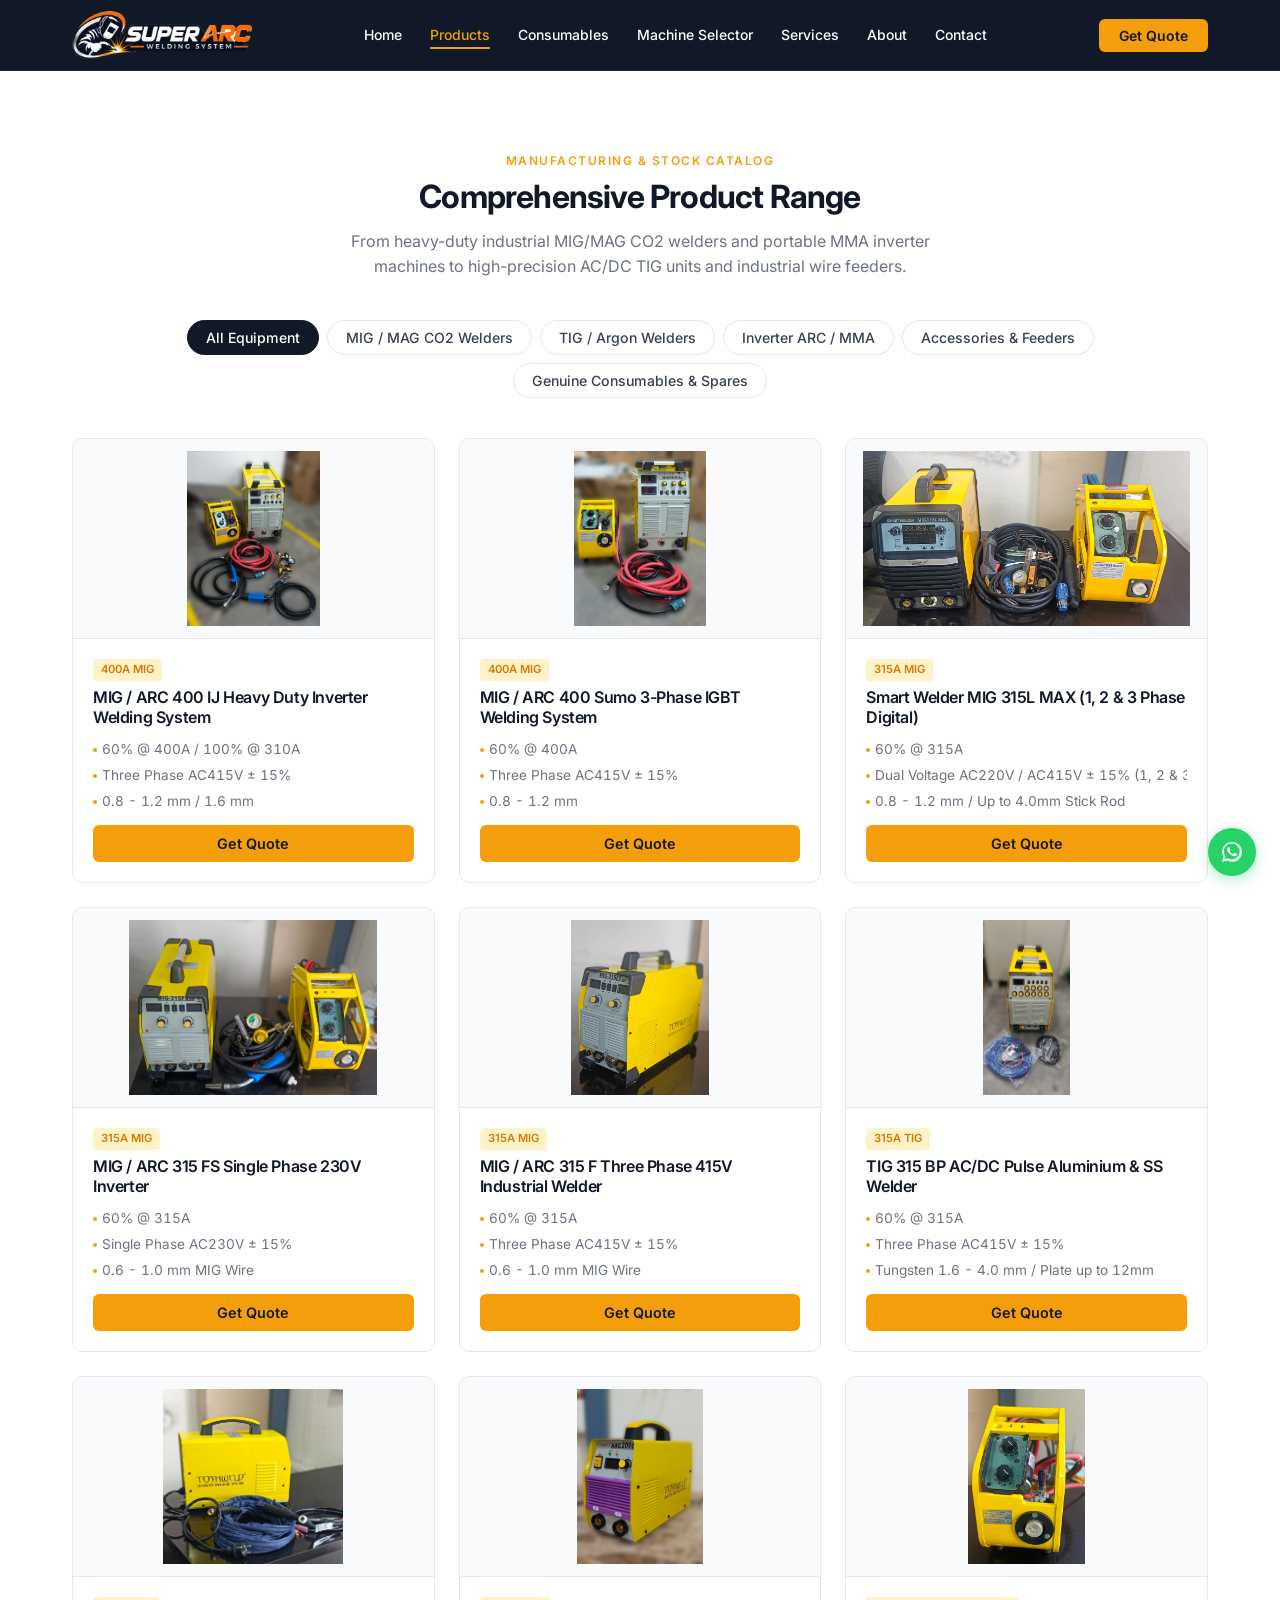
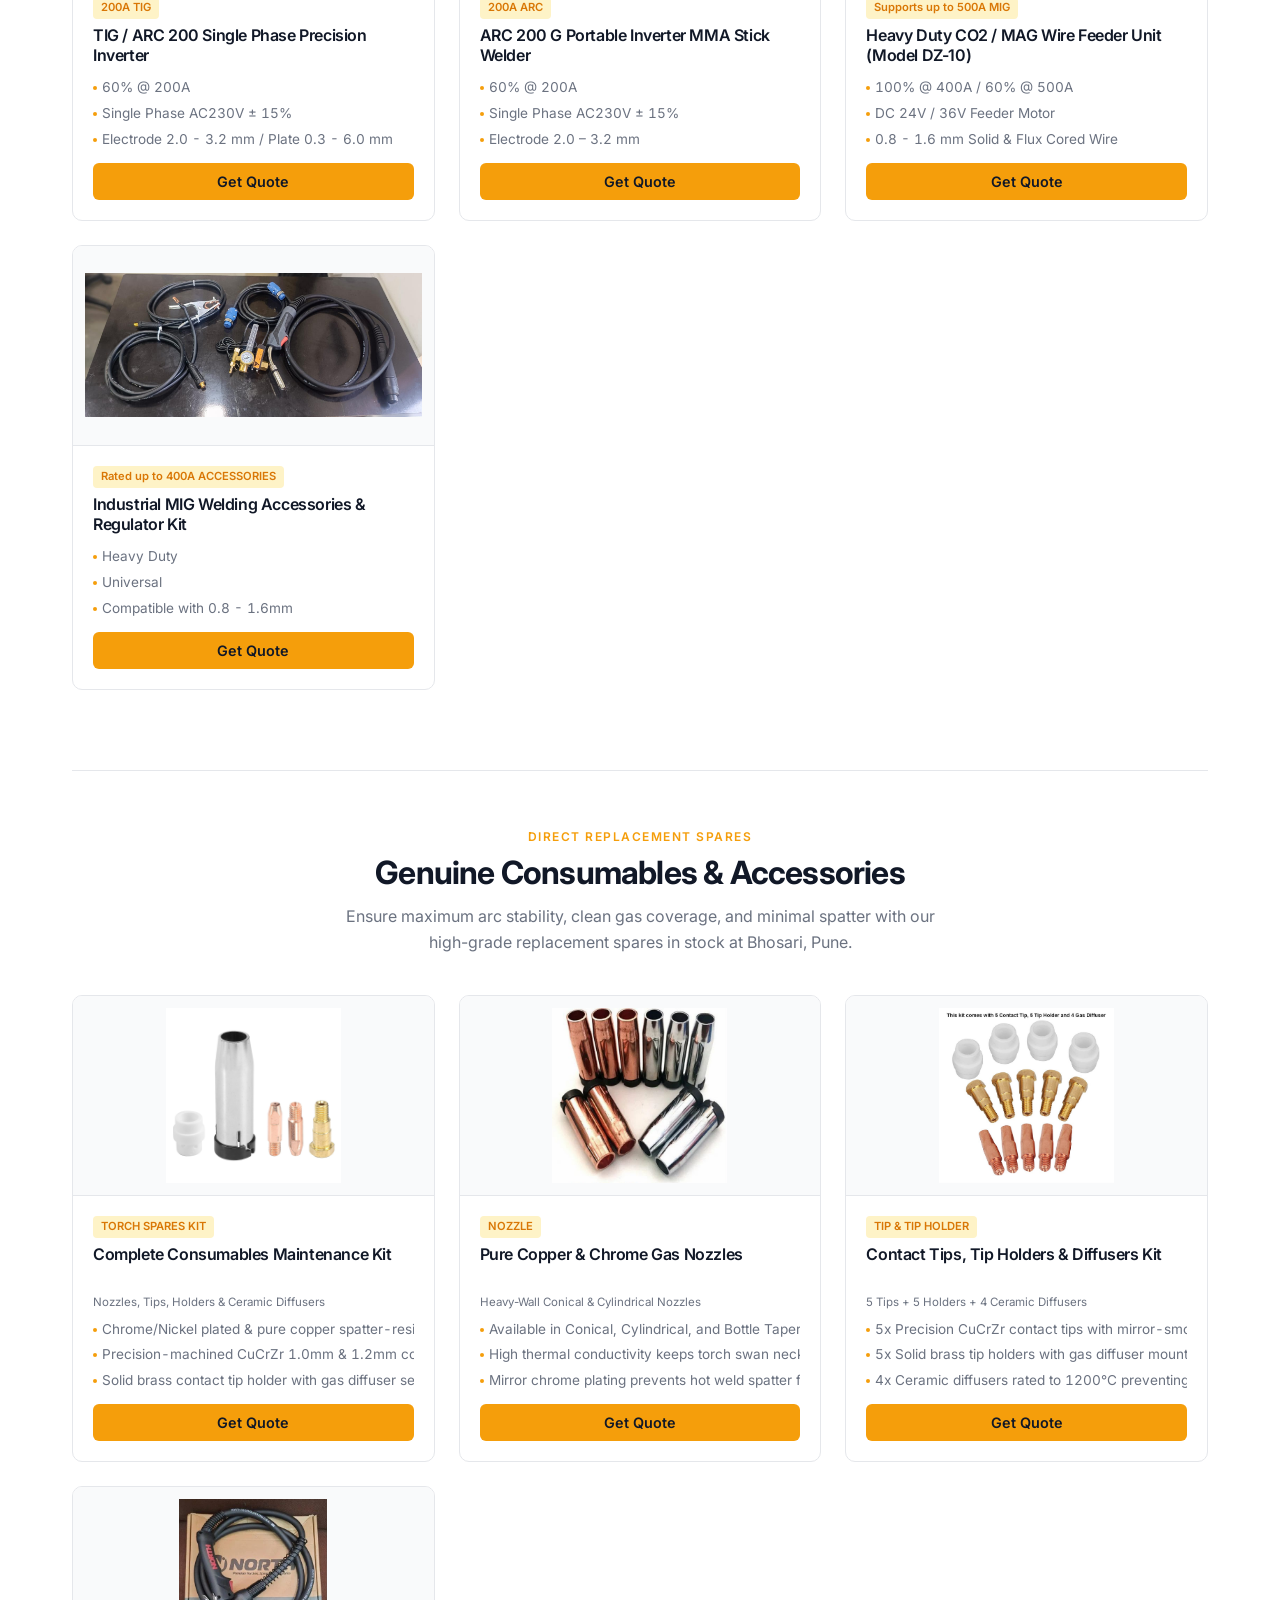
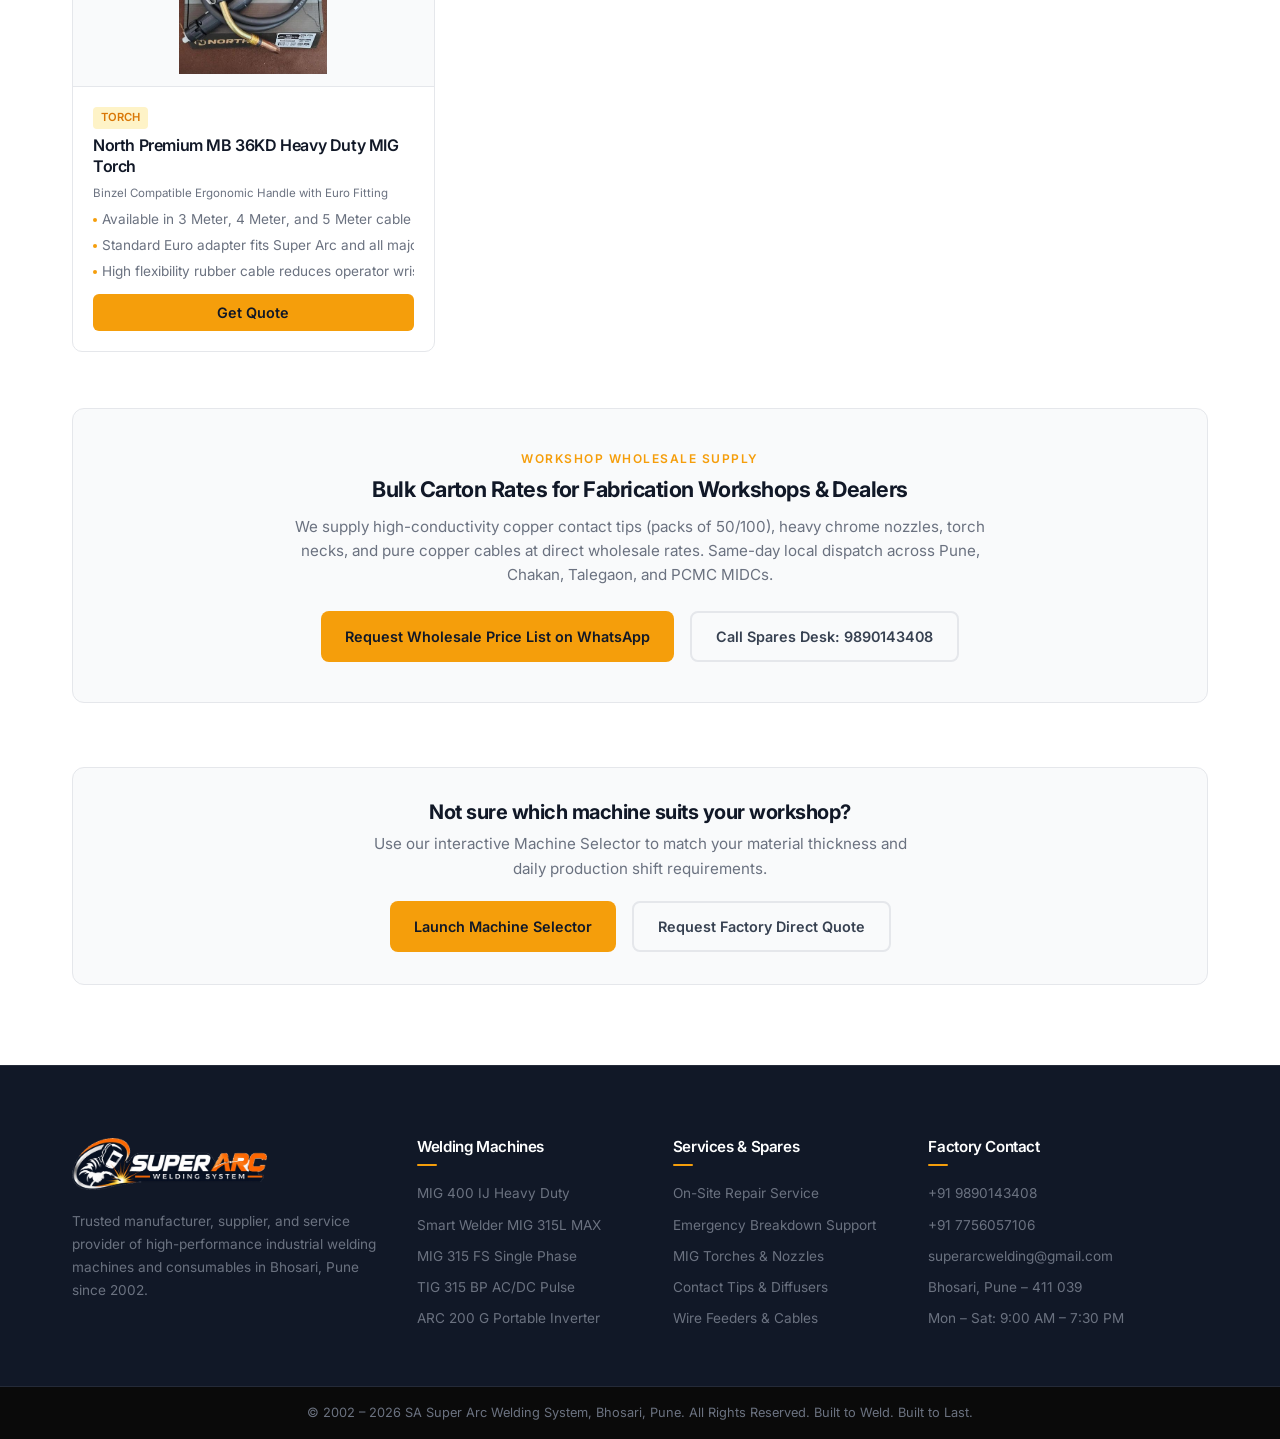
<file: _backup_products.html>
<!DOCTYPE html>
<html lang="en">
<head>
  <meta charset="UTF-8">
  <meta name="viewport" content="width=device-width, initial-scale=1.0">
  <title>Complete Welding Machine Catalog | SA Super Arc Welding System</title>
  <meta name="description" content="Explore the full catalog of industrial welding machines by SA Super Arc Welding System. Heavy duty MIG/MAG, Inverter ARC, and AC/DC TIG machines in stock in Bhosari, Pune.">

  <!-- Google Fonts: Inter Only -->
  <link rel="preconnect" href="https://fonts.googleapis.com">
  <link rel="preconnect" href="https://fonts.gstatic.com" crossorigin>
  <link href="https://fonts.googleapis.com/css2?family=Inter:wght@400;500;600;700&display=swap" rel="stylesheet">

  <!-- Favicon -->
  <link rel="icon" type="image/png" href="assets/images/favicon.png">

  <!-- Stylesheet -->
  <link rel="stylesheet" href="assets/css/styles.css">
</head>
<body>

  <!-- ===== HEADER ===== -->
  <header class="site-header">
    <div class="container">
      <a href="index.html" class="brand-logo" aria-label="SA Super Arc Welding System">
        <img src="assets/images/logo-header.png" alt="SA Super Arc Welding System" class="brand-logo-img">
      </a>

      <nav>
        <ul class="nav-menu" id="navMenu">
          <button class="mobile-nav-close" id="mobileNavClose" aria-label="Close menu">&times;</button>
          <li><a href="index.html" class="nav-link">Home</a></li>
          <li><a href="products.html" class="nav-link active">Products</a></li>
          <li><a href="#consumables" class="nav-link">Consumables</a></li>
          <li><a href="index.html#calculator" class="nav-link">Machine Selector</a></li>
          <li><a href="index.html#services" class="nav-link">Services</a></li>
          <li><a href="index.html#about" class="nav-link">About</a></li>
          <li><a href="index.html#contact" class="nav-link">Contact</a></li>
        </ul>
      </nav>

      <div style="display: flex; align-items: center; gap: 1rem;">
        <button class="btn btn-get-quote" onclick="openQuoteModal('Product Inquiry')">
          Get Quote
        </button>
        <button class="mobile-toggle" id="mobileToggle" aria-label="Toggle Menu">
          <span></span>
          <span></span>
          <span></span>
        </button>
      </div>
    </div>
  </header>

  <!-- ===== CATALOG CONTENT ===== -->
  <main class="section-padding">
    <div class="container">
      <div class="section-header">
        <span class="section-tag">Manufacturing & Stock Catalog</span>
        <h1 class="section-title">Comprehensive Product Range</h1>
        <p class="section-subtitle">
          From heavy-duty industrial MIG/MAG CO2 welders and portable MMA inverter machines to high-precision AC/DC TIG units and industrial wire feeders.
        </p>
      </div>

      <!-- Filter Tabs (Active Categories Only) -->
      <div class="filter-tabs-wrapper">
        <button class="filter-tab-btn active" data-category="all">All Equipment</button>
        <button class="filter-tab-btn" data-category="mig">MIG / MAG CO2 Welders</button>
        <button class="filter-tab-btn" data-category="tig">TIG / Argon Welders</button>
        <button class="filter-tab-btn" data-category="arc">Inverter ARC / MMA</button>
        <button class="filter-tab-btn" data-category="accessories">Accessories & Feeders</button>
        <button class="filter-tab-btn" data-category="consumables">Genuine Consumables & Spares</button>
      </div>

      <!-- Product Grid (Equal Height, 3 per row desktop, 1 button) -->
      <div class="products-grid" id="catalogGrid"></div>

      <!-- ===== GENUINE CONSUMABLES & ACCESSORIES SECTION (ON THE SAME PAGE) ===== -->
      <section class="consumables-section" id="consumables" style="margin-top: 5rem; padding-top: 3.5rem; border-top: 1px solid var(--gray-200);">
        <div class="section-header">
          <span class="section-tag">Direct Replacement Spares</span>
          <h2 class="section-title">Genuine Consumables & Accessories</h2>
          <p class="section-subtitle">
            Ensure maximum arc stability, clean gas coverage, and minimal spatter with our high-grade replacement spares in stock at Bhosari, Pune.
          </p>
        </div>

        <!-- Consumables Grid (Injected via initConsumablesPage in main.js) -->
        <div class="products-grid" id="consumablesGrid"></div>

        <!-- Wholesale Advantage Banner -->
        <div style="background: var(--gray-50); border: 1px solid var(--gray-200); border-radius: 12px; padding: 2.5rem; margin-top: 3.5rem;">
          <div style="max-width: 720px; margin: 0 auto; text-align: center;">
            <span class="section-tag">Workshop Wholesale Supply</span>
            <h3 style="font-size: 1.35rem; font-weight: 700; color: var(--gray-900); margin-bottom: 0.75rem;">
              Bulk Carton Rates for Fabrication Workshops & Dealers
            </h3>
            <p style="color: var(--gray-500); line-height: 1.6; margin-bottom: 1.5rem; font-size: 0.95rem;">
              We supply high-conductivity copper contact tips (packs of 50/100), heavy chrome nozzles, torch necks, and pure copper cables at direct wholesale rates. Same-day local dispatch across Pune, Chakan, Talegaon, and PCMC MIDCs.
            </p>
            <div style="display: flex; justify-content: center; gap: 1rem; flex-wrap: wrap;">
              <button class="btn btn-primary" onclick="openQuoteModal('Bulk Consumables Wholesale Price List')">
                Request Wholesale Price List on WhatsApp
              </button>
              <a href="tel:+919890143408" class="btn btn-outline">
                Call Spares Desk: 9890143408
              </a>
            </div>
          </div>
        </div>
      </section>

      <!-- Bottom Help Banner -->
      <div style="background: var(--gray-50); border: 1px solid var(--gray-200); border-radius: 12px; padding: 2rem; margin-top: 4rem; text-align: center;">
        <h3 style="font-size: 1.25rem; font-weight: 700; color: var(--gray-900); margin-bottom: 0.5rem;">
          Not sure which machine suits your workshop?
        </h3>
        <p style="color: var(--gray-500); max-width: 540px; margin: 0 auto 1.25rem; font-size: 0.95rem;">
          Use our interactive Machine Selector to match your material thickness and daily production shift requirements.
        </p>
        <div style="display: flex; justify-content: center; gap: 1rem; flex-wrap: wrap;">
          <a href="index.html#calculator" class="btn btn-primary">
            Launch Machine Selector
          </a>
          <a href="index.html#contact" class="btn btn-outline">
            Request Factory Direct Quote
          </a>
        </div>
      </div>
    </div>
  </main>

  <!-- ===== FOOTER ===== -->
  <footer class="site-footer">
    <div class="footer-top">
      <div class="container">
        <div class="footer-top-grid">
          <div class="footer-col">
            <img src="assets/images/logo-header.png" alt="SA Super Arc Welding System" class="footer-brand-logo">
            <p>
              Trusted manufacturer, supplier, and service provider of high-performance industrial welding machines and consumables in Bhosari, Pune since 2002.
            </p>
          </div>

          <div class="footer-col">
            <h4>Welding Machines</h4>
            <ul>
              <li><a href="products.html">MIG 400 IJ Heavy Duty</a></li>
              <li><a href="products.html">Smart Welder MIG 315L MAX</a></li>
              <li><a href="products.html">MIG 315 FS Single Phase</a></li>
              <li><a href="products.html">TIG 315 BP AC/DC Pulse</a></li>
              <li><a href="products.html">ARC 200 G Portable Inverter</a></li>
            </ul>
          </div>

          <div class="footer-col">
            <h4>Services & Spares</h4>
            <ul>
              <li><a href="index.html#services">On-Site Repair Service</a></li>
              <li><a href="index.html#services">Emergency Breakdown Support</a></li>
              <li><a href="#consumables">MIG Torches & Nozzles</a></li>
              <li><a href="#consumables">Contact Tips & Diffusers</a></li>
              <li><a href="#consumables">Wire Feeders & Cables</a></li>
            </ul>
          </div>

          <div class="footer-col">
            <h4>Factory Contact</h4>
            <ul>
              <li><a href="tel:+919890143408">+91 9890143408</a></li>
              <li><a href="tel:+917756057106">+91 7756057106</a></li>
              <li><a href="mailto:superarcwelding@gmail.com">superarcwelding@gmail.com</a></li>
              <li>Bhosari, Pune – 411 039</li>
              <li>Mon – Sat: 9:00 AM – 7:30 PM</li>
            </ul>
          </div>
        </div>
      </div>
    </div>

    <div class="footer-bottom">
      <div class="container">
        &copy; 2002 – 2026 SA Super Arc Welding System, Bhosari, Pune. All Rights Reserved. Built to Weld. Built to Last.
      </div>
    </div>
  </footer>

  <!-- ===== FLOATING WHATSAPP ===== -->
  <a href="https://wa.me/919890143408?text=Hello%20Super%20Arc%20Welding,%20I%20am%20viewing%20your%20products%20catalog%20and%20need%20a%20quotation." target="_blank" class="floating-whatsapp" aria-label="Chat on WhatsApp">
    <svg viewBox="0 0 24 24"><path d="M12.04 2c-5.46 0-9.91 4.45-9.91 9.91 0 1.75.46 3.45 1.32 4.95L2.05 22l5.25-1.38c1.45.79 3.08 1.21 4.74 1.21 5.46 0 9.91-4.45 9.91-9.91 0-2.65-1.03-5.14-2.9-7.01A9.816 9.816 0 0 0 12.04 2zm.01 17.58c-1.48 0-2.93-.39-4.21-1.13l-.3-.18-3.13.82.83-3.05-.2-.32a7.92 7.92 0 0 1-1.22-4.22c0-4.38 3.56-7.94 7.94-7.94 2.12 0 4.11.83 5.61 2.33a7.896 7.896 0 0 1 2.32 5.61c0 4.38-3.56 7.94-7.94 7.94zm4.35-5.95c-.24-.12-1.41-.7-1.63-.78-.22-.08-.38-.12-.54.12-.16.24-.62.78-.76.94-.14.16-.28.18-.52.06-.24-.12-1.01-.37-1.92-1.18-.71-.63-1.19-1.41-1.33-1.65-.14-.24-.01-.37.11-.49.11-.11.24-.28.36-.42.12-.14.16-.24.24-.4.08-.16.04-.3-.02-.42-.06-.12-.54-1.3-.74-1.78-.2-.47-.4-.41-.54-.42h-.46c-.16 0-.42.06-.64.3-.22.24-.84.82-.84 2 0 1.18.86 2.32.98 2.48.12.16 1.69 2.58 4.1 3.62.57.25 1.02.4 1.37.51.58.18 1.1.16 1.52.1.46-.07 1.41-.58 1.61-1.14.2-.56.2-1.04.14-1.14-.06-.1-.22-.16-.46-.28z"/></svg>
  </a>

  <!-- ===== QUOTE MODAL ===== -->
  <div class="modal-overlay" id="quoteModal">
    <div class="modal-content">
      <button class="modal-close-btn" aria-label="Close modal">&times;</button>
      <h3 class="modal-title">Request Factory Direct Pricing</h3>
      <p style="font-size: 0.85rem; color: var(--gray-500); margin-bottom: 1.25rem;">
        Get direct manufacturer pricing with 6-month warranty and lifetime service support.
      </p>

      <form id="modalQuoteForm">
        <div class="form-group">
          <label>Selected Product</label>
          <input type="text" id="modalProductField" name="product" class="form-control" value="MIG 400 IJ Heavy Duty" required>
        </div>
        <div class="form-group">
          <label>Your Name / Business</label>
          <input type="text" name="name" class="form-control" placeholder="Enter your full name" required>
        </div>
        <div class="form-group">
          <label>Mobile Number (For WhatsApp Quote)</label>
          <input type="tel" name="phone" class="form-control" placeholder="10-digit mobile number" required>
        </div>
        <div class="form-group">
          <label>Your City / MIDC Industrial Area</label>
          <input type="text" name="notes" class="form-control" placeholder="e.g. Bhosari, Chakan, Pune, Talegaon">
        </div>
        <button type="submit" class="btn btn-primary">
          Get Quotation on WhatsApp
        </button>
      </form>
    </div>
  </div>

  <!-- Scripts -->
  <script src="assets/js/products-data.js"></script>
  <script src="assets/js/main.js"></script>
</body>
</html>
</file>
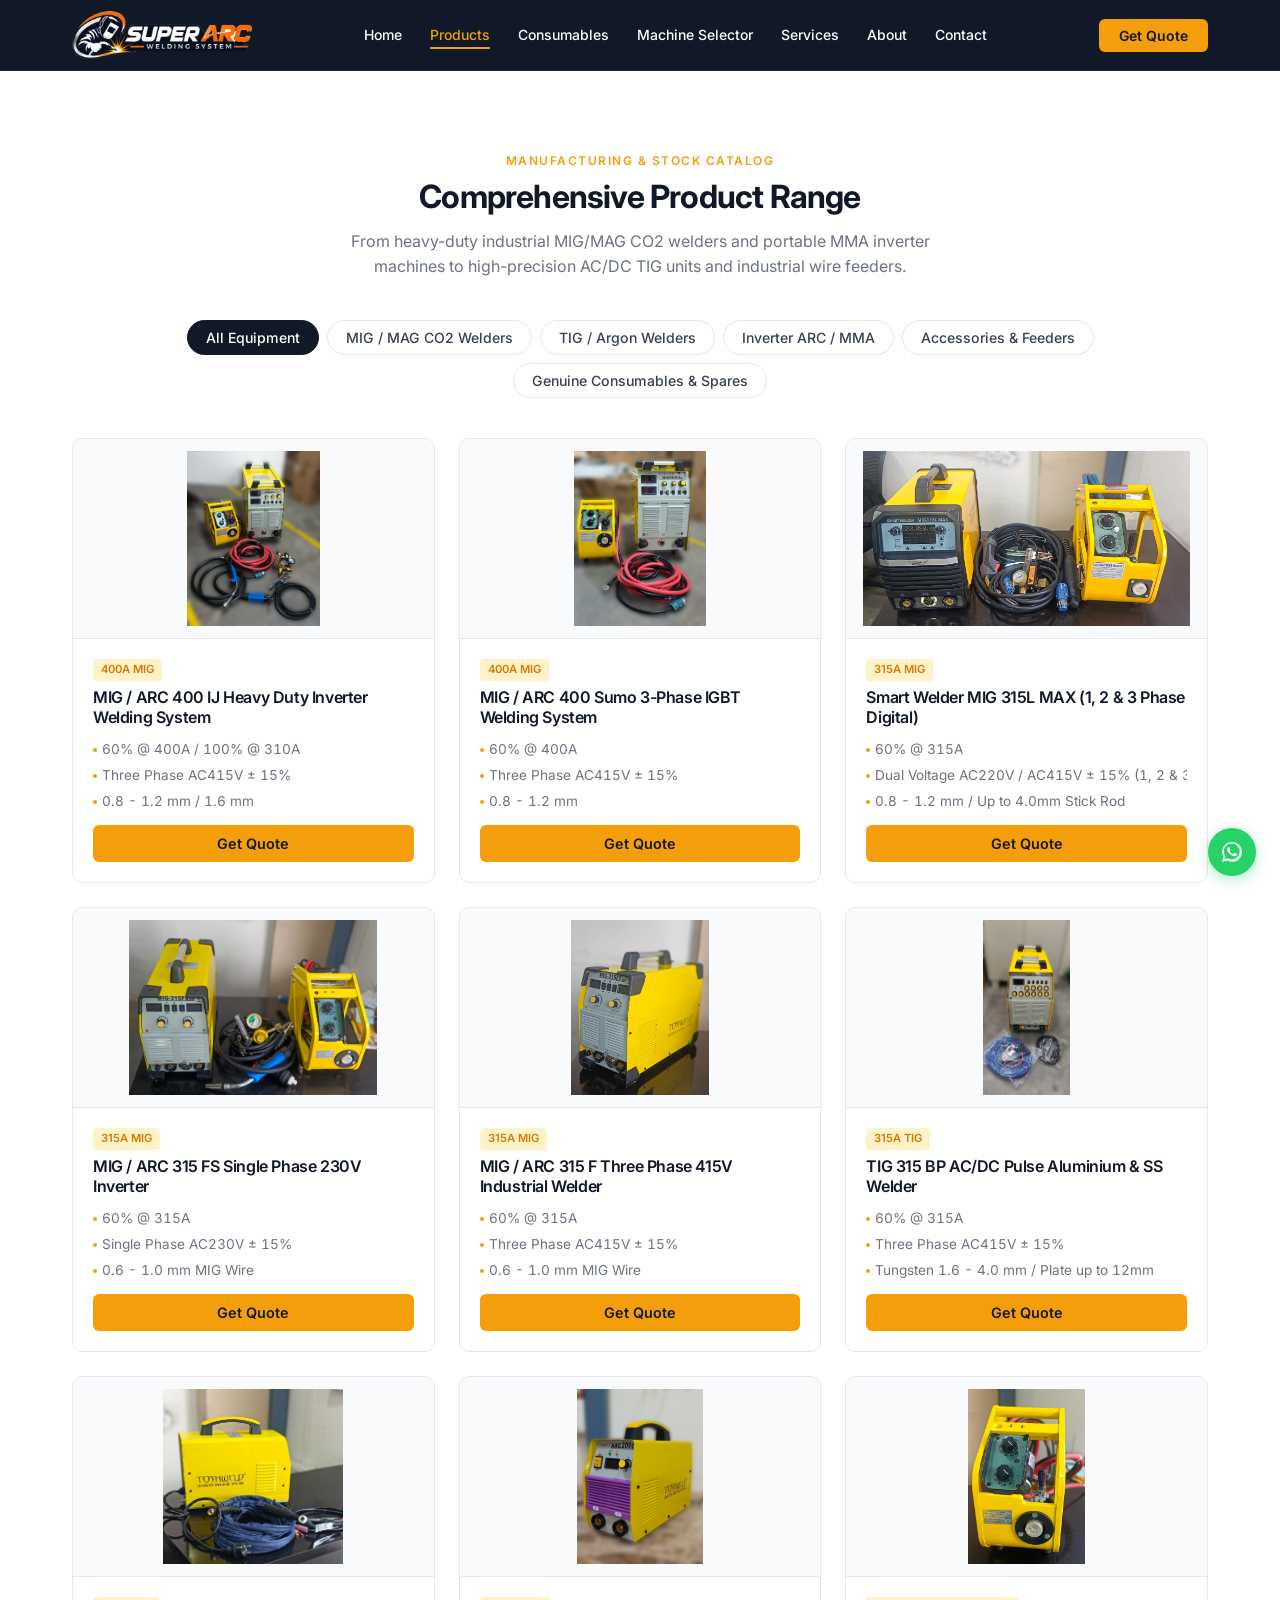
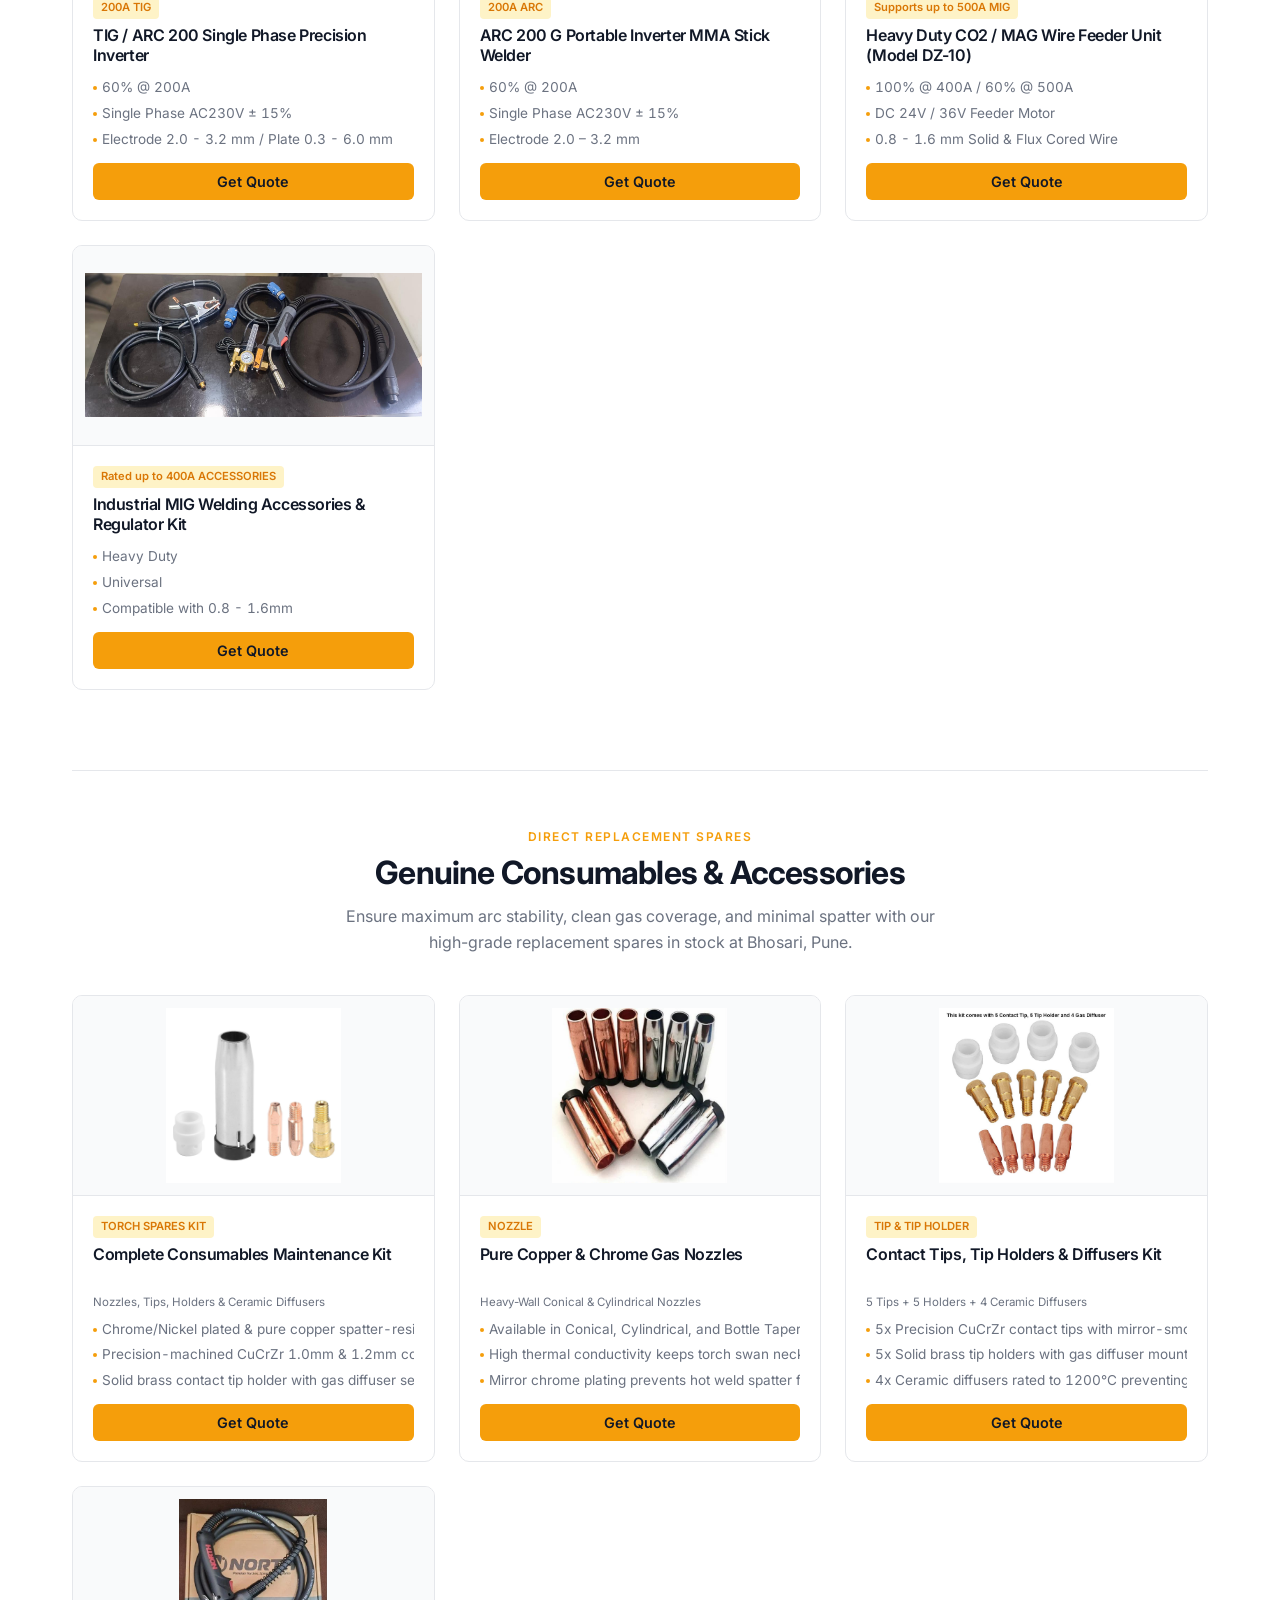
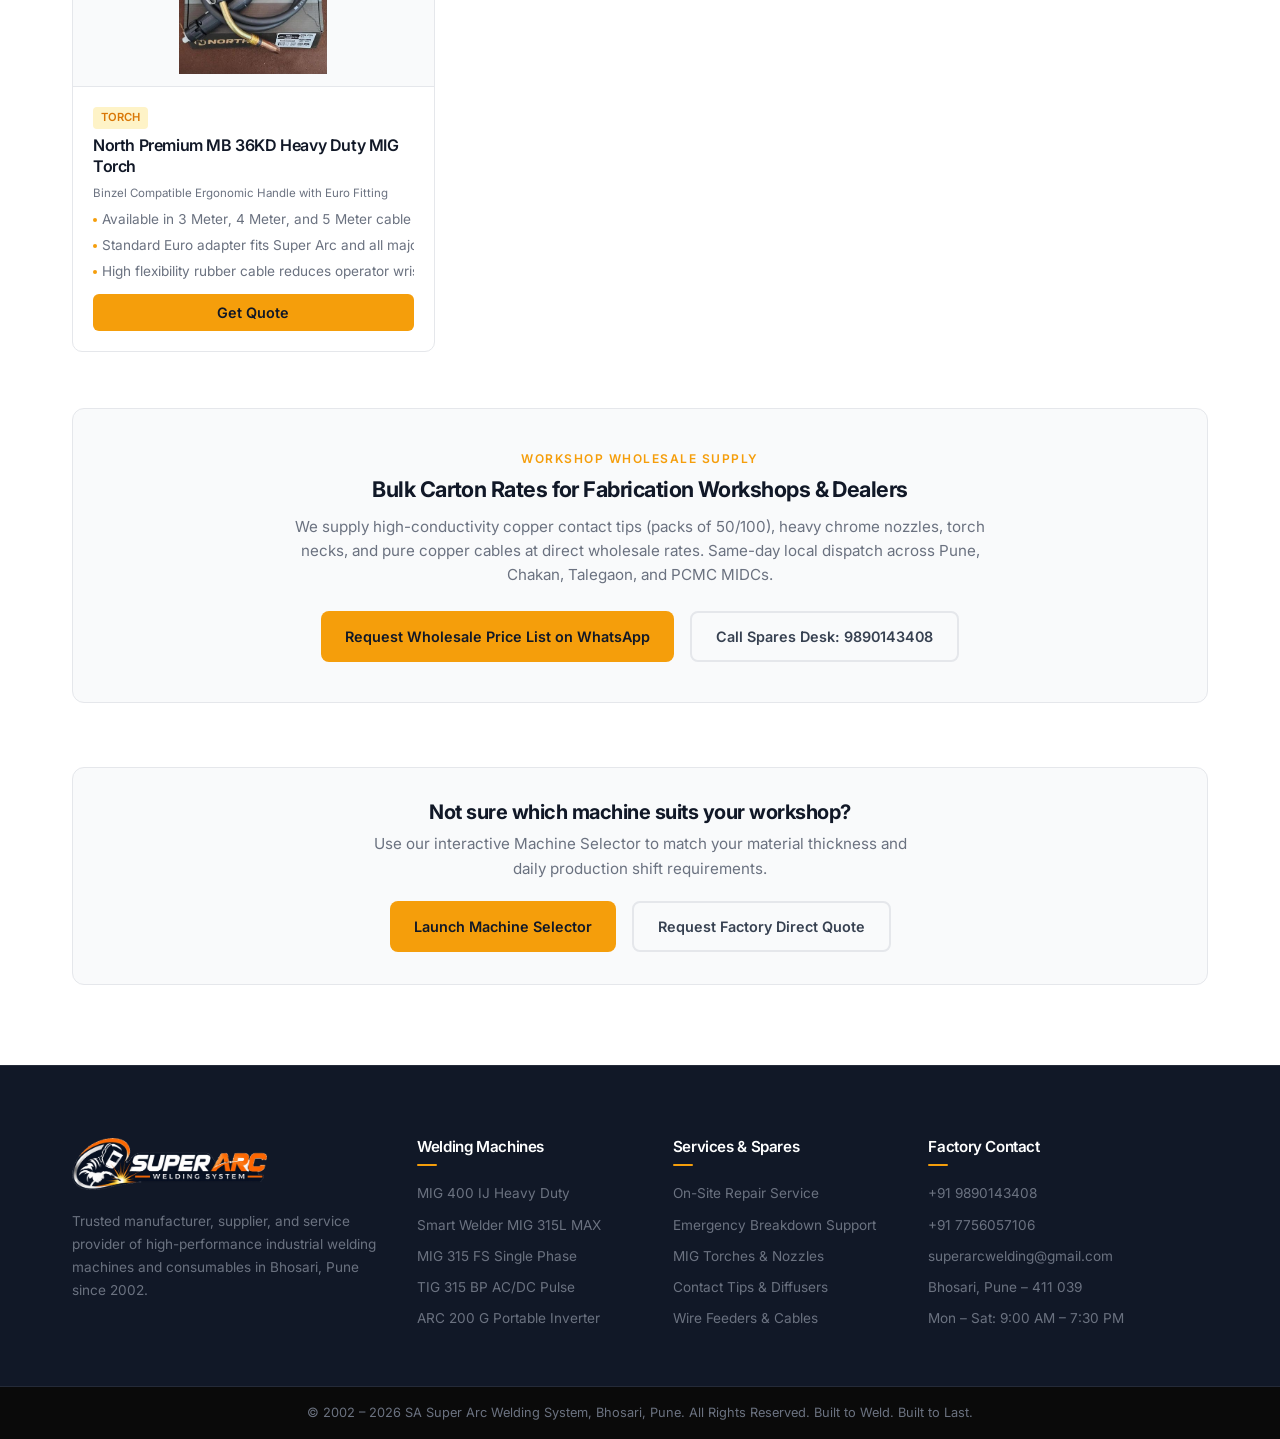
<file: _backup_specifications.html>
<!DOCTYPE html>
<html lang="en">
<head>
  <meta charset="UTF-8">
  <meta name="viewport" content="width=device-width, initial-scale=1.0">
  <title>Technical Specifications Matrix | SA Super Arc Welding System</title>
  <meta name="description" content="Detailed technical comparison matrix of SA Super Arc Welding machines: 300A vs 400A Series. Current range, duty cycles, input voltages, wire sizes, and copper winding specs.">

  <!-- Google Fonts: Inter Only -->
  <link rel="preconnect" href="https://fonts.googleapis.com">
  <link rel="preconnect" href="https://fonts.gstatic.com" crossorigin>
  <link href="https://fonts.googleapis.com/css2?family=Inter:wght@400;500;600;700&display=swap" rel="stylesheet">

  <!-- Instant redirect to products catalog -->
  <meta http-equiv="refresh" content="0; url=products.html">
  <script>window.location.replace("products.html");</script>

  <!-- Favicon -->
  <link rel="icon" type="image/png" href="assets/images/favicon.png">

  <!-- Stylesheet -->
  <link rel="stylesheet" href="assets/css/styles.css">
</head>
<body>

  <!-- ===== HEADER ===== -->
  <header class="site-header">
    <div class="container">
      <a href="index.html" class="brand-logo" aria-label="SA Super Arc Welding System">
        <img src="assets/images/logo-header.png" alt="SA Super Arc Welding System" class="brand-logo-img">
      </a>

      <nav>
        <ul class="nav-menu" id="navMenu">
          <button class="mobile-nav-close" id="mobileNavClose" aria-label="Close menu">&times;</button>
          <li><a href="index.html" class="nav-link">Home</a></li>
          <li><a href="products.html" class="nav-link">Products</a></li>
          <li><a href="specifications.html" class="nav-link active">Specifications</a></li>
          <li><a href="consumables.html" class="nav-link">Consumables</a></li>
          <li><a href="index.html#calculator" class="nav-link">Machine Selector</a></li>
          <li><a href="index.html#services" class="nav-link">Services</a></li>
          <li><a href="index.html#about" class="nav-link">About</a></li>
          <li><a href="index.html#contact" class="nav-link">Contact</a></li>
        </ul>
      </nav>

      <div style="display: flex; align-items: center; gap: 1rem;">
        <button class="btn btn-get-quote" onclick="openQuoteModal('Specifications Matrix')">
          Get Quote
        </button>
        <button class="mobile-toggle" id="mobileToggle" aria-label="Toggle Menu">
          <span></span>
          <span></span>
          <span></span>
        </button>
      </div>
    </div>
  </header>

  <!-- ===== SPECS COMPARISON MATRIX ===== -->
  <main class="section-padding">
    <div class="container">
      <div class="section-header">
        <span class="section-tag">Engineering Benchmarks</span>
        <h1 class="section-title">Flagship Specifications Comparison</h1>
        <p class="section-subtitle">
          Side-by-side technical parameters for the 300A/315A Series and 400A Series heavy duty inverter systems. All machines feature 100% pure electrolytic copper winding.
        </p>
      </div>

      <!-- Comparison Table Wrapper -->
      <div class="specs-table-wrapper">
        <table class="specs-table">
          <thead>
            <tr>
              <th>Technical Parameter</th>
              <th>300A / 315A Series</th>
              <th>400A Series (MIG 400 IJ)</th>
            </tr>
          </thead>
          <tbody>
            <tr>
              <td>Official Model Series</td>
              <td>Smart Welder MIG 315L MAX / 315FS</td>
              <td>MIG / ARC 400 IJ Heavy Duty Industrial</td>
            </tr>
            <tr>
              <td>Input Voltage</td>
              <td>AC220V / AC415V ± 15% (1 & 3 Phase)</td>
              <td>AC415V ± 15% (Three Phase Balanced)</td>
            </tr>
            <tr>
              <td>Input Power Capacity</td>
              <td>9.7 kVA</td>
              <td>14 kVA</td>
            </tr>
            <tr>
              <td>Output Current Range</td>
              <td>30A – 315A (True Output)</td>
              <td>50A – 400A (True Industrial Output)</td>
            </tr>
            <tr>
              <td>Duty Cycle Rating</td>
              <td>60% @ 315A</td>
              <td>60% @ 400A / 100% @ 310A</td>
            </tr>
            <tr>
              <td>Suitable Wire Size</td>
              <td>0.6 mm – 1.0 mm (Up to 1.2 mm)</td>
              <td>0.8 mm – 1.2 mm / 1.6 mm Wire</td>
            </tr>
            <tr>
              <td>Wire Feeder Unit</td>
              <td>External DZ-10 Geared Feeder</td>
              <td>Heavy-Duty DZ-10 Geared Feeder with 4-Roll Drive</td>
            </tr>
            <tr>
              <td>Cooling System</td>
              <td>Forced Air Cooling</td>
              <td>Dual High-Flow Fans (Forced Air Cooling)</td>
            </tr>
            <tr>
              <td>Power Factor</td>
              <td>0.93</td>
              <td>0.93</td>
            </tr>
            <tr>
              <td>Net Weight</td>
              <td>21 KG (FS) / 11 KG (315L Digital)</td>
              <td>36 KG Heavy Industrial Chassis</td>
            </tr>
            <tr>
              <td>Transformer & Choke Coil</td>
              <td>100% Electrolytic Copper Coil</td>
              <td>100% Pure Copper Winding & Heavy IGBT Modules</td>
            </tr>
            <tr>
              <td>Company Warranty</td>
              <td>6 Month Company Warranty</td>
              <td>6 Month Company Warranty</td>
            </tr>
            <tr>
              <td>Service Support</td>
              <td>Lifetime Service Support & On-Site Service</td>
              <td>Lifetime Service Support & On-Site Service</td>
            </tr>
          </tbody>
        </table>
        
        <div class="specs-table-actions">
          <button class="btn btn-outline" onclick="openQuoteModal('300A Series Machine')">
            Get Quote for 300A
          </button>
          <button class="btn btn-primary" onclick="openQuoteModal('400A Series Machine')">
            Get Quote for 400A
          </button>
        </div>
      </div>

      <!-- Additional Machines Specifications Overview -->
      <div style="margin-top: 4.5rem;">
        <div class="section-header" style="margin-bottom: 2rem;">
          <span class="section-tag">Full Lineup Overview</span>
          <h2 class="section-title">Compact & Specialized Welders</h2>
          <p class="section-subtitle">
            Overview of portable MMA stick and AC/DC TIG precision welders manufactured at our Bhosari facility.
          </p>
        </div>

        <div class="specs-table-wrapper">
          <table class="specs-table">
            <thead>
              <tr>
                <th>Model</th>
                <th>Process</th>
                <th>Input Power</th>
                <th>Output Amps</th>
                <th>Duty Cycle</th>
                <th>Ideal Material</th>
              </tr>
            </thead>
            <tbody>
              <tr>
                <td>ARC 200 G Portable</td>
                <td>MMA Stick</td>
                <td>230V 1-Phase (6 kVA)</td>
                <td>10A – 200A</td>
                <td>60% @ 200A</td>
                <td>Mild Steel (2.0 – 3.2mm Rods)</td>
              </tr>
              <tr>
                <td>TIG / ARC 200 Precision</td>
                <td>TIG + MMA</td>
                <td>230V 1-Phase (6 kVA)</td>
                <td>7A – 200A</td>
                <td>60% @ 200A</td>
                <td>Stainless Steel & Kitchen Exhausts</td>
              </tr>
              <tr>
                <td>TIG 315 BP AC/DC</td>
                <td>AC/DC Pulse TIG</td>
                <td>415V 3-Phase (8.9 kVA)</td>
                <td>5A – 315A</td>
                <td>60% @ 315A</td>
                <td>Aluminium (0.8–12mm) & Alloys</td>
              </tr>
              <tr>
                <td>MIG / ARC 400 Sumo</td>
                <td>Heavy MIG/MAG</td>
                <td>415V 3-Phase (15 kVA)</td>
                <td>30A – 400A</td>
                <td>60% @ 400A</td>
                <td>Continuous Heavy Shift Steel</td>
              </tr>
            </tbody>
          </table>
        </div>
      </div>

      <!-- Action Box -->
      <div style="background: var(--gray-50); border: 1px solid var(--gray-200); border-radius: 12px; padding: 2rem; margin-top: 4rem; text-align: center;">
        <h3 style="font-size: 1.25rem; font-weight: 700; color: var(--gray-900); margin-bottom: 0.5rem;">
          Need Custom Voltage or Trolley Mounting?
        </h3>
        <p style="color: var(--gray-500); max-width: 540px; margin: 0 auto 1.25rem; font-size: 0.95rem;">
          We build customized cable lengths, dual-phase adaptations, and specialized torches for heavy fabrication yards across Maharashtra.
        </p>
        <div style="display: flex; justify-content: center; gap: 1rem; flex-wrap: wrap;">
          <a href="index.html#contact" class="btn btn-primary">
            Speak to a Welding Engineer
          </a>
          <a href="products.html" class="btn btn-outline">
            Browse Product Photos
          </a>
        </div>
      </div>
    </div>
  </main>

  <!-- ===== FOOTER ===== -->
  <footer class="site-footer">
    <div class="footer-top">
      <div class="container">
        <div class="footer-top-grid">
          <div class="footer-col">
            <img src="assets/images/logo-header.png" alt="SA Super Arc Welding System" class="footer-brand-logo">
            <p>
              Trusted manufacturer, supplier, and service provider of high-performance industrial welding machines and consumables in Bhosari, Pune since 2002.
            </p>
          </div>

          <div class="footer-col">
            <h4>Welding Machines</h4>
            <ul>
              <li><a href="products.html">MIG 400 IJ Heavy Duty</a></li>
              <li><a href="products.html">Smart Welder MIG 315L MAX</a></li>
              <li><a href="products.html">MIG 315 FS Single Phase</a></li>
              <li><a href="products.html">TIG 315 BP AC/DC Pulse</a></li>
              <li><a href="products.html">ARC 200 G Portable Inverter</a></li>
            </ul>
          </div>

          <div class="footer-col">
            <h4>Services & Spares</h4>
            <ul>
              <li><a href="index.html#services">On-Site Repair Service</a></li>
              <li><a href="index.html#services">Emergency Breakdown Support</a></li>
              <li><a href="consumables.html">MIG Torches & Nozzles</a></li>
              <li><a href="consumables.html">Contact Tips & Diffusers</a></li>
              <li><a href="consumables.html">Wire Feeders & Cables</a></li>
            </ul>
          </div>

          <div class="footer-col">
            <h4>Factory Contact</h4>
            <ul>
              <li><a href="tel:+919890143408">+91 9890143408</a></li>
              <li><a href="tel:+917756057106">+91 7756057106</a></li>
              <li><a href="mailto:superarcwelding@gmail.com">superarcwelding@gmail.com</a></li>
              <li>Bhosari, Pune – 411 039</li>
              <li>Mon – Sat: 9:00 AM – 7:30 PM</li>
            </ul>
          </div>
        </div>
      </div>
    </div>

    <div class="footer-bottom">
      <div class="container">
        &copy; 2002 – 2026 SA Super Arc Welding System, Bhosari, Pune. All Rights Reserved. Built to Weld. Built to Last.
      </div>
    </div>
  </footer>

  <!-- ===== FLOATING WHATSAPP ===== -->
  <a href="https://wa.me/919890143408?text=Hello%20Super%20Arc%20Welding,%20I%20am%20reviewing%20your%20specifications%20matrix%20and%20need%20a%20quotation." target="_blank" class="floating-whatsapp" aria-label="Chat on WhatsApp">
    <svg viewBox="0 0 24 24"><path d="M12.04 2c-5.46 0-9.91 4.45-9.91 9.91 0 1.75.46 3.45 1.32 4.95L2.05 22l5.25-1.38c1.45.79 3.08 1.21 4.74 1.21 5.46 0 9.91-4.45 9.91-9.91 0-2.65-1.03-5.14-2.9-7.01A9.816 9.816 0 0 0 12.04 2zm.01 17.58c-1.48 0-2.93-.39-4.21-1.13l-.3-.18-3.13.82.83-3.05-.2-.32a7.92 7.92 0 0 1-1.22-4.22c0-4.38 3.56-7.94 7.94-7.94 2.12 0 4.11.83 5.61 2.33a7.896 7.896 0 0 1 2.32 5.61c0 4.38-3.56 7.94-7.94 7.94zm4.35-5.95c-.24-.12-1.41-.7-1.63-.78-.22-.08-.38-.12-.54.12-.16.24-.62.78-.76.94-.14.16-.28.18-.52.06-.24-.12-1.01-.37-1.92-1.18-.71-.63-1.19-1.41-1.33-1.65-.14-.24-.01-.37.11-.49.11-.11.24-.28.36-.42.12-.14.16-.24.24-.4.08-.16.04-.3-.02-.42-.06-.12-.54-1.3-.74-1.78-.2-.47-.4-.41-.54-.42h-.46c-.16 0-.42.06-.64.3-.22.24-.84.82-.84 2 0 1.18.86 2.32.98 2.48.12.16 1.69 2.58 4.1 3.62.57.25 1.02.4 1.37.51.58.18 1.1.16 1.52.1.46-.07 1.41-.58 1.61-1.14.2-.56.2-1.04.14-1.14-.06-.1-.22-.16-.46-.28z"/></svg>
  </a>

  <!-- ===== QUOTE MODAL ===== -->
  <div class="modal-overlay" id="quoteModal">
    <div class="modal-content">
      <button class="modal-close-btn" aria-label="Close modal">&times;</button>
      <h3 class="modal-title">Request Machine Quotation</h3>
      <p style="font-size: 0.85rem; color: var(--gray-500); margin-bottom: 1.25rem;">
        Get direct manufacturer pricing with 6-month warranty and lifetime service support.
      </p>

      <form id="modalQuoteForm">
        <div class="form-group">
          <label>Selected Product / Specs</label>
          <input type="text" id="modalProductField" name="product" class="form-control" value="400A Series Machine" required>
        </div>
        <div class="form-group">
          <label>Your Name / Business</label>
          <input type="text" name="name" class="form-control" placeholder="Enter your full name" required>
        </div>
        <div class="form-group">
          <label>Mobile Number (For WhatsApp Quote)</label>
          <input type="tel" name="phone" class="form-control" placeholder="10-digit mobile number" required>
        </div>
        <div class="form-group">
          <label>Your City / MIDC Industrial Area</label>
          <input type="text" name="notes" class="form-control" placeholder="e.g. Bhosari, Chakan, Pune, Talegaon">
        </div>
        <button type="submit" class="btn btn-primary">
          Get Quotation on WhatsApp
        </button>
      </form>
    </div>
  </div>

  <!-- Scripts -->
  <script src="assets/js/products-data.js"></script>
  <script src="assets/js/main.js"></script>
</body>
</html>
</file>
<file: assets/css/styles.css>
/* ==========================================================================
   Super Arc Welding — Master Stylesheet
   Mobile-first · Inter · Production-ready
   ========================================================================== */

/* ---- Google Fonts ---- */
@import url('https://fonts.googleapis.com/css2?family=Inter:wght@400;500;600;700&display=swap');

/* ---- CSS Custom Properties ---- */
:root {
  --white: #FFFFFF;
  --gray-50: #F9FAFB;
  --gray-100: #F3F4F6;
  --gray-200: #E5E7EB;
  --gray-300: #D1D5DB;
  --gray-500: #6B7280;
  --gray-700: #374151;
  --gray-900: #111827;
  --accent: #F59E0B;
  --accent-hover: #D97706;
  --accent-light: #FEF3C7;
  --font-family: 'Inter', system-ui, -apple-system, sans-serif;
  --transition: 0.2s ease;
}

/* ---- Reset & Base ---- */
*,
*::before,
*::after {
  margin: 0;
  padding: 0;
  box-sizing: border-box;
}

html {
  scroll-behavior: smooth;
  -webkit-text-size-adjust: 100%;
}

body {
  font-family: var(--font-family);
  font-weight: 400;
  color: var(--gray-700);
  background: var(--white);
  line-height: 1.6;
  -webkit-font-smoothing: antialiased;
  -moz-osx-font-smoothing: grayscale;
}

img {
  max-width: 100%;
  height: auto;
  display: block;
}

a {
  color: inherit;
  text-decoration: none;
  transition: color var(--transition);
}

ul,
ol {
  list-style: none;
}

button,
input,
select,
textarea {
  font-family: var(--font-family);
  font-size: inherit;
  outline: none;
}

h1, h2, h3, h4, h5, h6 {
  font-weight: 700;
  letter-spacing: -0.025em;
  color: var(--gray-900);
  line-height: 1.2;
}

/* ---- Layout ---- */
.container {
  max-width: 1200px;
  padding: 0 1rem;
  margin: 0 auto;
  width: 100%;
}

.section-padding {
  padding: 3rem 0;
}

/* ---- Buttons ---- */
.btn {
  display: inline-flex;
  align-items: center;
  justify-content: center;
  gap: 8px;
  font-weight: 600;
  border-radius: 8px;
  cursor: pointer;
  transition: background var(--transition), color var(--transition), border-color var(--transition), box-shadow var(--transition);
  border: none;
  font-size: 0.9rem;
  font-family: var(--font-family);
  text-align: center;
  white-space: nowrap;
}

.btn-primary {
  background: var(--accent);
  color: var(--gray-900);
  padding: 12px 24px;
}

.btn-primary:hover {
  background: var(--accent-hover);
}

.btn-outline {
  background: transparent;
  border: 2px solid var(--gray-200);
  color: var(--gray-700);
  padding: 12px 24px;
}

.btn-outline:hover {
  border-color: var(--gray-900);
  color: var(--gray-900);
}

.btn-outline-light {
  background: transparent;
  border: 1px solid rgba(255, 255, 255, 0.2);
  color: var(--white);
  padding: 12px 24px;
}

.btn-outline-light:hover {
  border-color: var(--accent);
  color: var(--accent);
}

.btn-sm {
  padding: 8px 16px;
  font-size: 0.8rem;
}

/* ==========================================================================
   1. Header
   ========================================================================== */
.site-header {
  background: var(--gray-900);
  position: sticky;
  top: 0;
  z-index: 100;
  border-bottom: 1px solid rgba(255, 255, 255, 0.06);
}

.site-header .container {
  display: flex;
  align-items: center;
  justify-content: space-between;
  height: 70px;
  gap: 2rem;
}

.brand-logo {
  display: flex;
  align-items: center;
  flex-shrink: 0;
  padding: 4px 0;
}

.brand-logo-img {
  height: 48px;
  width: auto;
  max-width: 195px;
  object-fit: contain;
}

/* Desktop Nav */
.nav-menu {
  display: none;
  align-items: center;
  gap: 28px;
}

.nav-link {
  color: var(--white);
  font-size: 14px;
  font-weight: 500;
  white-space: nowrap;
  position: relative;
  padding: 4px 0;
  transition: color var(--transition);
}

.nav-link::after {
  content: '';
  position: absolute;
  bottom: -2px;
  left: 0;
  width: 0;
  height: 2px;
  background: var(--accent);
  transition: width var(--transition);
}

.nav-link:hover,
.nav-link.active {
  color: var(--accent);
}

.nav-link:hover::after,
.nav-link.active::after {
  width: 100%;
}

.btn-get-quote {
  background: var(--accent);
  color: var(--gray-900);
  font-weight: 600;
  border-radius: 6px;
  padding: 8px 20px;
  border: none;
  cursor: pointer;
  font-size: 14px;
  font-family: var(--font-family);
  transition: background var(--transition);
  white-space: nowrap;
  flex-shrink: 0;
}

.btn-get-quote:hover {
  background: var(--accent-hover);
}

/* Mobile Toggle */
.mobile-toggle {
  display: flex;
  flex-direction: column;
  gap: 5px;
  background: none;
  border: none;
  cursor: pointer;
  padding: 4px;
}

.mobile-toggle span {
  display: block;
  width: 22px;
  height: 2px;
  background: var(--white);
  border-radius: 2px;
  transition: transform var(--transition), opacity var(--transition);
}

/* Mobile Nav overlay */
.mobile-nav-close {
  display: none;
}

/* ==========================================================================
   3. Hero
   ========================================================================== */
.hero-section {
  background: var(--white);
}

.hero-section .container {
  display: grid;
  grid-template-columns: 1fr;
  gap: 2rem;
  align-items: center;
}

.hero-content {
  order: 2;
}

.hero-title {
  font-size: 2rem;
  font-weight: 700;
  color: var(--gray-900);
  line-height: 1.1;
  letter-spacing: -0.025em;
}

.highlight-accent {
  color: var(--accent);
}

.hero-subtitle {
  font-size: 1rem;
  color: var(--gray-500);
  max-width: 500px;
  margin-top: 1rem;
  line-height: 1.6;
}

.hero-actions {
  margin-top: 1.5rem;
}

.hero-actions .btn-primary {
  padding: 14px 28px;
  border-radius: 8px;
  font-weight: 600;
}

.hero-image-wrapper {
  order: 1;
  border-radius: 16px;
  overflow: hidden;
  background: #0B0F19;
  box-shadow: 0 16px 44px -8px rgba(15, 23, 42, 0.22);
  display: flex;
  align-items: center;
  justify-content: center;
  max-width: 480px;
  margin: 0 auto;
}

.hero-image-wrapper img {
  width: 100%;
  height: auto;
  display: block;
  object-fit: contain;
}

/* Stats Row - 3 Compact Boxes on Mobile, Flex on Desktop */
.stats-row {
  display: grid;
  grid-template-columns: repeat(3, 1fr);
  gap: 6px;
  margin-top: 1.5rem;
  width: 100%;
}

.stat-item {
  text-align: center;
  padding: 8px 4px;
  background: var(--gray-50);
  border: 1px solid var(--gray-200);
  border-radius: 8px;
}

.stat-number {
  font-size: 1.25rem;
  font-weight: 700;
  color: var(--gray-900);
  line-height: 1.2;
  font-variant-numeric: tabular-nums;
}

.stat-label {
  font-size: 0.68rem;
  color: var(--gray-500);
  margin-top: 2px;
  line-height: 1.2;
}

@media (min-width: 768px) {
  .stats-row {
    display: flex;
    gap: 0;
    margin-top: 2rem;
  }

  .stat-item {
    flex: 1;
    min-width: 0;
    padding: 0.75rem 0.5rem;
    background: transparent;
    border: none;
    border-radius: 0;
    position: relative;
  }

  .stat-item:not(:last-child)::after {
    content: '';
    position: absolute;
    right: 0;
    top: 15%;
    height: 70%;
    width: 1px;
    background: var(--gray-200);
  }

  .stat-number {
    font-size: 1.75rem;
  }

  .stat-label {
    font-size: 0.8rem;
  }
}

/* ==========================================================================
   4. Category Cards
   ========================================================================== */
.categories-section {
  background: var(--gray-50);
}

.categories-grid {
  display: grid;
  grid-template-columns: repeat(2, 1fr);
  gap: 10px;
}

.category-card {
  background: var(--white);
  border: 1px solid var(--gray-200);
  border-radius: 10px;
  padding: 1.1rem 0.75rem;
  text-align: center;
  transition: box-shadow var(--transition), transform var(--transition);
  cursor: pointer;
  display: flex;
  flex-direction: column;
  align-items: center;
  justify-content: center;
}

.category-card:hover {
  box-shadow: 0 8px 24px rgba(0, 0, 0, 0.08);
  transform: translateY(-2px);
}

.category-icon,
.category-card-icon {
  width: 40px;
  height: 40px;
  border-radius: 50%;
  background: var(--accent-light);
  color: var(--accent);
  display: inline-flex;
  align-items: center;
  justify-content: center;
  margin: 0 auto 0.5rem;
  flex-shrink: 0;
}

.category-icon svg,
.category-card-icon svg {
  width: 20px;
  height: 20px;
}

.category-card-title {
  font-weight: 600;
  font-size: 0.88rem;
  color: var(--gray-900);
  margin-bottom: 4px;
  line-height: 1.25;
}

.category-card-subtitle,
.category-card-desc {
  color: var(--gray-500);
  font-size: 0.72rem;
  line-height: 1.35;
  margin-bottom: 6px;
  display: -webkit-box;
  -webkit-line-clamp: 2;
  -webkit-box-orient: vertical;
  overflow: hidden;
}

.category-card-count {
  display: inline-block;
  font-size: 0.68rem;
  font-weight: 600;
  color: var(--accent-hover);
  background: var(--accent-light);
  padding: 2px 8px;
  border-radius: 9999px;
  margin-top: auto;
}

/* ==========================================================================
   5. Featured Products & Catalog Grid
   ========================================================================== */
.featured-section {
  background: var(--white);
}

.products-grid,
.featured-grid {
  display: grid;
  grid-template-columns: repeat(2, 1fr);
  gap: 10px;
  align-items: stretch;
}

.product-card {
  background: var(--white);
  border: 1px solid var(--gray-200);
  border-radius: 10px;
  overflow: hidden;
  display: flex;
  flex-direction: column;
  height: 100%;
  transition: box-shadow var(--transition), transform var(--transition);
}

.product-card:hover {
  box-shadow: 0 8px 24px rgba(0, 0, 0, 0.08);
  transform: translateY(-2px);
}

.product-card-img {
  width: 100%;
  height: 135px;
  background: var(--gray-50);
  border-bottom: 1px solid var(--gray-200);
  display: flex;
  align-items: center;
  justify-content: center;
  padding: 8px;
  overflow: hidden;
  flex-shrink: 0;
  position: relative;
}

.product-card-img img {
  width: 100%;
  height: 100%;
  max-width: 100%;
  max-height: 100%;
  object-fit: contain;
  object-position: center;
  display: block;
}

.product-card-body {
  padding: 10px 10px 12px;
  flex: 1;
  display: flex;
  flex-direction: column;
}

.product-card-badge {
  font-size: 0.65rem;
  font-weight: 600;
  color: var(--accent-hover);
  background: var(--accent-light);
  padding: 2px 6px;
  border-radius: 4px;
  display: inline-block;
  margin-bottom: 6px;
  align-self: flex-start;
  white-space: nowrap;
  max-width: 100%;
  overflow: hidden;
  text-overflow: ellipsis;
}

.product-card-title {
  font-size: 0.82rem;
  font-weight: 600;
  color: var(--gray-900);
  margin-bottom: 6px;
  display: -webkit-box;
  -webkit-line-clamp: 2;
  -webkit-box-orient: vertical;
  overflow: hidden;
  line-height: 1.3;
  height: 2.15rem;
}

.product-card-desc {
  font-size: 0.72rem;
  color: var(--gray-500);
  display: -webkit-box;
  -webkit-line-clamp: 2;
  -webkit-box-orient: vertical;
  overflow: hidden;
  line-height: 1.35;
  margin-bottom: 6px;
}

.product-card-specs {
  list-style: none;
  margin-bottom: 10px;
  flex-grow: 1;
}

.product-card-specs li {
  font-size: 0.7rem;
  color: var(--gray-500);
  display: flex;
  gap: 5px;
  align-items: center;
  padding: 2px 0;
  font-variant-numeric: tabular-nums;
  white-space: nowrap;
  overflow: hidden;
  text-overflow: ellipsis;
}

.product-card-specs li::before {
  content: '';
  width: 4px;
  height: 4px;
  border-radius: 50%;
  background: var(--accent);
  flex-shrink: 0;
}

.product-card-btn {
  margin-top: auto;
  width: 100%;
  background: var(--accent);
  color: var(--gray-900);
  font-weight: 600;
  padding: 8px 6px;
  border-radius: 6px;
  border: none;
  cursor: pointer;
  font-family: var(--font-family);
  font-size: 0.78rem;
  transition: background var(--transition);
  text-align: center;
  display: inline-flex;
  align-items: center;
  justify-content: center;
  gap: 4px;
}

.product-card-btn:hover {
  background: var(--accent-hover);
}

/* ==========================================================================
   6. Machine Selector
   ========================================================================== */
.selector-section {
  background: var(--gray-50);
}

.selector-container {
  background: var(--white);
  border-radius: 12px;
  border: 1px solid var(--gray-200);
  padding: 2rem;
  max-width: 800px;
  margin: 0 auto;
}

.selector-form-grid {
  display: grid;
  grid-template-columns: 1fr;
  gap: 1rem;
}

.form-group {
  display: flex;
  flex-direction: column;
}

.form-group label,
.form-label {
  font-size: 0.85rem;
  font-weight: 600;
  color: var(--gray-700);
  margin-bottom: 6px;
}

.form-control {
  height: 48px;
  border-radius: 8px;
  border: 1px solid var(--gray-300);
  font-size: 0.95rem;
  width: 100%;
  padding: 0 14px;
  background: var(--white);
  color: var(--gray-900);
  font-family: var(--font-family);
  transition: border-color var(--transition), box-shadow var(--transition);
}

.form-control:focus {
  border-color: var(--accent);
  box-shadow: 0 0 0 3px rgba(245, 158, 11, 0.15);
}

select.form-control {
  appearance: none;
  background-image: url("data:image/svg+xml,%3Csvg xmlns='http://www.w3.org/2000/svg' width='16' height='16' viewBox='0 0 24 24' fill='none' stroke='%236B7280' stroke-width='2' stroke-linecap='round' stroke-linejoin='round'%3E%3Cpolyline points='6 9 12 15 18 9'%3E%3C/polyline%3E%3C/svg%3E");
  background-repeat: no-repeat;
  background-position: right 14px center;
  padding-right: 40px;
}

textarea.form-control {
  height: auto;
  min-height: 120px;
  padding: 12px 14px;
  resize: vertical;
}

.selector-result {
  margin-top: 1.5rem;
  background: var(--gray-900);
  color: var(--white);
  border-radius: 12px;
  padding: 1.5rem;
}

.selector-result-title {
  font-size: 1.25rem;
  font-weight: 700;
  color: var(--accent);
  margin-bottom: 1rem;
  letter-spacing: -0.025em;
}

.selector-specs-grid {
  display: grid;
  grid-template-columns: repeat(2, 1fr);
  gap: 8px;
}

.selector-spec-box {
  background: rgba(255, 255, 255, 0.06);
  padding: 10px;
  border-radius: 8px;
  border: 1px solid rgba(255, 255, 255, 0.08);
}

.selector-spec-label {
  font-size: 0.68rem;
  text-transform: uppercase;
  letter-spacing: 0.5px;
  color: var(--accent);
  font-weight: 600;
}

.selector-spec-value {
  font-size: 0.82rem;
  color: var(--white);
  font-weight: 500;
  margin-top: 2px;
  font-variant-numeric: tabular-nums;
  white-space: nowrap;
  overflow: hidden;
  text-overflow: ellipsis;
}

/* ==========================================================================
   7. About / Why Choose Us
   ========================================================================== */
.about-section {
  background: var(--white);
}

.about-grid {
  display: grid;
  grid-template-columns: 1fr;
  gap: 2.5rem;
  align-items: center;
}

.about-image-wrap {
  position: relative;
  border-radius: 12px;
  overflow: hidden;
}

.about-image-wrap img {
  width: 100%;
  height: auto;
  border-radius: 12px;
}

.about-badge-card {
  position: absolute;
  bottom: 1rem;
  left: 1rem;
  background: var(--accent);
  color: var(--gray-900);
  padding: 12px 18px;
  border-radius: 10px;
  box-shadow: 0 4px 16px rgba(0, 0, 0, 0.15);
}

.about-badge-card .badge-number {
  font-size: 1.5rem;
  font-weight: 700;
  line-height: 1;
  font-variant-numeric: tabular-nums;
}

.about-badge-card .badge-label {
  font-size: 0.75rem;
  font-weight: 600;
}

.about-content {
  display: flex;
  flex-direction: column;
  gap: 1rem;
}

.about-content p {
  color: var(--gray-500);
  line-height: 1.7;
}

.why-list {
  display: flex;
  flex-direction: column;
  gap: 12px;
  margin-top: 0.5rem;
}

.why-list-item {
  display: flex;
  align-items: flex-start;
  gap: 10px;
  font-size: 0.95rem;
  color: var(--gray-700);
}

.why-list-item svg,
.why-list-item .check-icon {
  color: var(--accent);
  flex-shrink: 0;
  width: 20px;
  height: 20px;
  margin-top: 2px;
}

/* ==========================================================================
   8. Testimonials
   ========================================================================== */
.testimonials-section {
  background: var(--gray-50);
}

.testimonials-grid {
  display: grid;
  grid-template-columns: 1fr;
  gap: 1.5rem;
}

.testimonial-card {
  background: var(--white);
  border: 1px solid var(--gray-200);
  border-radius: 12px;
  padding: 1.75rem;
  display: flex;
  flex-direction: column;
}

.testimonial-stars {
  display: flex;
  gap: 2px;
  margin-bottom: 0.5rem;
  color: var(--accent);
  font-size: 1.15rem;
  letter-spacing: 2px;
  line-height: 1;
}

.testimonial-stars svg {
  width: 16px;
  height: 16px;
  fill: var(--accent);
  color: var(--accent);
}

.testimonial-text,
.testimonial-quote {
  font-size: 0.95rem;
  color: var(--gray-700);
  line-height: 1.6;
  margin: 1rem 0;
  flex: 1;
}

.testimonial-author {
  font-weight: 600;
  color: var(--gray-900);
  font-size: 0.95rem;
}

.testimonial-company {
  font-size: 0.85rem;
  color: var(--gray-500);
  margin-top: 2px;
}

/* ==========================================================================
   9. Contact
   ========================================================================== */
.contact-section {
  background: var(--white);
}

.contact-grid {
  display: grid;
  grid-template-columns: 1fr;
  gap: 2rem;
}

.contact-card {
  background: var(--gray-50);
  border-radius: 12px;
  padding: 2rem;
}

.contact-info-item {
  display: flex;
  align-items: flex-start;
  gap: 12px;
  margin-bottom: 1.25rem;
}

.contact-info-item:last-child {
  margin-bottom: 0;
}

.contact-info-icon {
  width: 40px;
  height: 40px;
  border-radius: 8px;
  background: var(--accent-light);
  color: var(--accent);
  display: flex;
  align-items: center;
  justify-content: center;
  flex-shrink: 0;
}

.contact-info-icon svg {
  width: 18px;
  height: 18px;
}

.contact-info-label {
  font-size: 0.8rem;
  color: var(--gray-500);
  margin-bottom: 2px;
}

.contact-info-value {
  font-weight: 600;
  color: var(--gray-900);
  font-size: 0.95rem;
}

.form-card {
  background: var(--white);
  border: 1px solid var(--gray-200);
  border-radius: 12px;
  padding: 2rem;
}

.form-card .form-group {
  margin-bottom: 1rem;
}

.form-card .form-group:last-of-type {
  margin-bottom: 1.5rem;
}

.form-card .btn-primary {
  width: 100%;
  justify-content: center;
}

/* ==========================================================================
   10. On-Site Repair / Services (DARK SECTION)
   ========================================================================== */
.services-section {
  background: var(--gray-900);
  color: var(--white);
}

.services-section .section-padding {
  padding: 5rem 0;
}

.services-grid {
  display: grid;
  grid-template-columns: 1fr;
  gap: 2.5rem;
  align-items: center;
}

.services-heading {
  font-size: 1.5rem;
  color: var(--white);
  font-weight: 700;
  letter-spacing: -0.025em;
  margin-bottom: 1rem;
}

.services-heading span,
.services-heading .highlight-accent {
  color: var(--accent);
}

.services-text {
  color: rgba(255, 255, 255, 0.6);
  line-height: 1.7;
  margin-bottom: 1.5rem;
}

.services-check-list {
  display: grid;
  grid-template-columns: repeat(2, 1fr);
  gap: 8px;
}

.services-check-item {
  display: flex;
  align-items: center;
  gap: 8px;
  color: var(--white);
  font-size: 0.78rem;
  line-height: 1.3;
  background: rgba(255, 255, 255, 0.05);
  padding: 8px 10px;
  border-radius: 8px;
  border: 1px solid rgba(255, 255, 255, 0.08);
}

.services-check-item svg {
  color: var(--accent);
  flex-shrink: 0;
  width: 16px;
  height: 16px;
}

.services-form-card {
  background: rgba(255, 255, 255, 0.05);
  border: 1px solid rgba(255, 255, 255, 0.1);
  border-radius: 12px;
  padding: 2rem;
}

.services-form-card .form-group label,
.services-form-card .form-label {
  color: rgba(255, 255, 255, 0.7);
}

.services-form-card .form-control {
  background: rgba(255, 255, 255, 0.08);
  border: 1px solid rgba(255, 255, 255, 0.1);
  color: var(--white);
}

.services-form-card .form-control::placeholder {
  color: rgba(255, 255, 255, 0.35);
}

.services-form-card .form-control:focus {
  border-color: var(--accent);
  box-shadow: 0 0 0 3px rgba(245, 158, 11, 0.15);
}

.services-form-card .form-group {
  margin-bottom: 1rem;
}

.services-form-card .btn-primary {
  width: 100%;
  justify-content: center;
  margin-top: 0.5rem;
}

/* ==========================================================================
   11. Footer
   ========================================================================== */
.site-footer {
  background: var(--gray-900);
  border-top: 1px solid rgba(255, 255, 255, 0.08);
}

.footer-top {
  padding: 4.5rem 0 3.5rem;
  border-bottom: 1px solid rgba(255, 255, 255, 0.08);
}

.footer-top-grid {
  display: grid;
  grid-template-columns: 1fr;
  gap: 2rem;
}

.footer-col h4 {
  color: var(--white);
  font-weight: 600;
  font-size: 0.95rem;
  margin-bottom: 1rem;
  position: relative;
  padding-bottom: 10px;
}

.footer-col h4::after {
  content: '';
  position: absolute;
  bottom: 0;
  left: 0;
  width: 20px;
  height: 2px;
  background: var(--accent);
  border-radius: 2px;
}

.footer-col p {
  color: var(--gray-500);
  font-size: 0.85rem;
  line-height: 1.7;
}

.footer-col ul {
  display: flex;
  flex-direction: column;
  gap: 8px;
}

.footer-col ul li {
  color: var(--gray-500);
  font-size: 0.85rem;
  line-height: 1.7;
  white-space: nowrap;
}

.footer-col ul li a {
  color: var(--gray-500);
  font-size: 0.85rem;
  transition: color var(--transition);
}

.footer-col ul li a:hover {
  color: var(--accent);
}

.footer-brand-logo {
  height: 52px;
  width: auto;
  max-width: 210px;
  object-fit: contain;
  margin-bottom: 1.25rem;
}

.footer-social {
  display: flex;
  gap: 10px;
  margin-top: 1rem;
}

.footer-social a {
  width: 36px;
  height: 36px;
  border-radius: 8px;
  background: rgba(255, 255, 255, 0.06);
  color: var(--gray-500);
  display: flex;
  align-items: center;
  justify-content: center;
  transition: background var(--transition), color var(--transition);
}

.footer-social a:hover {
  background: var(--accent);
  color: var(--gray-900);
}

.footer-social a svg {
  width: 16px;
  height: 16px;
}

.footer-bottom {
  background: #0a0a0a;
  padding: 1rem 0;
  font-size: 0.8rem;
  text-align: center;
  color: var(--gray-500);
}

/* ==========================================================================
   12. Floating WhatsApp
   ========================================================================== */
.floating-whatsapp {
  position: fixed;
  bottom: 1.5rem;
  right: 1.5rem;
  width: 48px;
  height: 48px;
  border-radius: 50%;
  background: #25D366;
  color: var(--white);
  display: flex;
  align-items: center;
  justify-content: center;
  box-shadow: 0 4px 14px rgba(37, 211, 102, 0.35);
  z-index: 99;
  cursor: pointer;
  transition: transform var(--transition), box-shadow var(--transition);
  border: none;
  text-decoration: none;
}

.floating-whatsapp:hover {
  transform: scale(1.08);
  box-shadow: 0 6px 20px rgba(37, 211, 102, 0.45);
}

.floating-whatsapp svg {
  width: 24px;
  height: 24px;
  fill: var(--white);
}

/* ==========================================================================
   13. Modal
   ========================================================================== */
.modal-overlay {
  position: fixed;
  inset: 0;
  background: rgba(0, 0, 0, 0.5);
  z-index: 200;
  display: none;
  align-items: center;
  justify-content: center;
  padding: 1.5rem;
}

.modal-overlay.active {
  display: flex;
}

.modal-content {
  background: var(--white);
  max-width: 500px;
  width: 100%;
  border-radius: 12px;
  padding: 2rem;
  position: relative;
  max-height: 90vh;
  overflow-y: auto;
}

.modal-close-btn {
  position: absolute;
  top: 12px;
  right: 12px;
  width: 32px;
  height: 32px;
  background: var(--gray-100);
  border-radius: 50%;
  border: none;
  cursor: pointer;
  font-size: 1.2rem;
  display: flex;
  align-items: center;
  justify-content: center;
  color: var(--gray-700);
  transition: background var(--transition);
}

.modal-close-btn:hover {
  background: var(--gray-200);
}

.modal-title {
  font-size: 1.25rem;
  font-weight: 700;
  color: var(--gray-900);
  margin-bottom: 1.25rem;
  padding-right: 2rem;
}

.modal-content .form-group {
  margin-bottom: 1rem;
}

.modal-content .btn-primary {
  width: 100%;
  justify-content: center;
  margin-top: 0.5rem;
}

/* ==========================================================================
   14. Section Headers
   ========================================================================== */
.section-header {
  text-align: center;
  margin-bottom: 2.5rem;
}

.section-tag {
  font-size: 0.75rem;
  font-weight: 600;
  text-transform: uppercase;
  letter-spacing: 1.5px;
  color: var(--accent);
  margin-bottom: 8px;
  display: block;
}

.section-title {
  font-size: 1.5rem;
  font-weight: 700;
  color: var(--gray-900);
  margin-bottom: 12px;
  letter-spacing: -0.025em;
}

.section-subtitle {
  font-size: 1rem;
  color: var(--gray-500);
  max-width: 600px;
  margin: 0 auto;
  line-height: 1.6;
}

/* Dark section header overrides */
.services-section .section-tag {
  color: var(--accent);
}

.services-section .section-title {
  color: var(--white);
}

.services-section .section-subtitle {
  color: rgba(255, 255, 255, 0.6);
}

/* ==========================================================================
   Specifications Table (Tabular Numbers, No Monospace, No Clipped Text)
   ========================================================================== */
.specs-table-wrapper {
  background: var(--white);
  border: 1px solid var(--gray-200);
  border-radius: 12px;
  overflow-x: auto;
  box-shadow: 0 1px 3px rgba(0, 0, 0, 0.05);
  -webkit-overflow-scrolling: touch;
}

.specs-table {
  width: 100%;
  border-collapse: collapse;
  text-align: left;
  font-size: 0.92rem;
  min-width: 680px;
}

.specs-table th {
  background: var(--gray-900);
  color: var(--white);
  padding: 1.1rem 1.25rem;
  font-weight: 600;
  font-size: 0.92rem;
  letter-spacing: -0.01em;
  border-bottom: 1px solid rgba(255, 255, 255, 0.1);
  white-space: nowrap;
}

.specs-table th:first-child {
  width: 28%;
}

.specs-table th:nth-child(2),
.specs-table th:nth-child(3) {
  width: 36%;
  color: var(--accent);
}

.specs-table td {
  padding: 1rem 1.25rem;
  border-bottom: 1px solid var(--gray-200);
  color: var(--gray-700);
  font-variant-numeric: tabular-nums;
  line-height: 1.5;
  vertical-align: middle;
}

.specs-table tr:last-child td {
  border-bottom: none;
}

.specs-table tr:nth-child(even) td {
  background: var(--gray-50);
}

.specs-table td:first-child {
  font-weight: 600;
  color: var(--gray-900);
  white-space: nowrap;
}

.specs-table-actions {
  display: flex;
  gap: 1rem;
  justify-content: flex-end;
  padding: 1.25rem;
  background: var(--gray-50);
  border-top: 1px solid var(--gray-200);
  flex-wrap: wrap;
}

/* ==========================================================================
   Category Filter Tabs (for Catalog Page)
   ========================================================================== */
.filter-tabs-wrapper {
  display: flex;
  justify-content: center;
  flex-wrap: wrap;
  gap: 8px;
  margin-bottom: 2.5rem;
}

.filter-tab-btn {
  background: var(--white);
  color: var(--gray-700);
  border: 1px solid var(--gray-200);
  padding: 8px 18px;
  border-radius: 9999px;
  font-weight: 500;
  font-size: 0.88rem;
  cursor: pointer;
  transition: all var(--transition);
}

.filter-tab-btn:hover {
  border-color: var(--gray-900);
  color: var(--gray-900);
}

.filter-tab-btn.active {
  background: var(--gray-900);
  color: var(--white);
  border-color: var(--gray-900);
}

/* ==========================================================================
   15. Utility Classes
   ========================================================================== */
.text-center {
  text-align: center;
}

.text-accent {
  color: var(--accent);
}

.sr-only {
  position: absolute;
  width: 1px;
  height: 1px;
  padding: 0;
  margin: -1px;
  overflow: hidden;
  clip: rect(0, 0, 0, 0);
  white-space: nowrap;
  border-width: 0;
}

/* ==========================================================================
   RESPONSIVE — Mobile-First Breakpoints
   ========================================================================== */

/* ---- Below 640px — Mobile Phone Refinements ---- */
@media (max-width: 639px) {
  .site-header .container {
    height: 58px;
    gap: 0.5rem;
  }

  .brand-logo-img {
    height: 38px;
    max-width: 150px;
    object-fit: contain;
  }

  .btn-get-quote {
    padding: 6px 12px;
    font-size: 0.78rem;
  }

  .hero-title {
    font-size: 1.75rem;
  }

  .section-title {
    font-size: 1.35rem;
  }

  .section-subtitle {
    font-size: 0.88rem;
  }

  .selector-container {
    padding: 1.25rem 1rem;
  }

  .selector-result {
    padding: 1.25rem 1rem;
  }

  .footer-top {
    padding: 3rem 0 2rem;
  }

  .floating-whatsapp {
    bottom: 1rem;
    right: 1rem;
    width: 44px;
    height: 44px;
  }

  .floating-whatsapp svg {
    width: 22px;
    height: 22px;
  }

  .modal-overlay {
    padding: 12px;
  }

  .modal-content {
    padding: 1.5rem 1.25rem;
    max-height: 94vh;
  }
}

/* ---- 640px — Small Tablets ---- */
@media (min-width: 640px) {
  .container {
    padding: 0 1.5rem;
  }

  .categories-grid {
    grid-template-columns: repeat(2, 1fr);
    gap: 1.25rem;
  }

  .category-card {
    padding: 1.5rem 1rem;
  }

  .category-card-title {
    font-size: 1rem;
  }

  .products-grid,
  .featured-grid {
    grid-template-columns: repeat(2, 1fr);
    gap: 1.25rem;
  }

  .product-card-img {
    height: 170px;
    padding: 10px;
  }

  .product-card-body {
    padding: 1rem;
  }

  .product-card-badge {
    font-size: 0.7rem;
    padding: 2px 8px;
  }

  .product-card-title {
    font-size: 0.92rem;
    height: 2.6rem;
  }

  .product-card-specs li {
    font-size: 0.8rem;
  }

  .product-card-btn {
    padding: 9px;
    font-size: 0.85rem;
  }

  .selector-specs-grid {
    gap: 12px;
  }

  .selector-spec-box {
    padding: 12px;
  }

  .selector-spec-label {
    font-size: 0.7rem;
  }

  .selector-spec-value {
    font-size: 0.9rem;
  }

  .testimonials-grid {
    grid-template-columns: repeat(2, 1fr);
  }

  .footer-top-grid {
    grid-template-columns: repeat(2, 1fr);
  }

  .selector-form-grid {
    grid-template-columns: repeat(2, 1fr);
  }

  .stat-number {
    font-size: 2rem;
  }

  .stat-label {
    font-size: 0.85rem;
  }
}

/* ---- 768px — Tablets ---- */
@media (min-width: 768px) {
  .section-padding {
    padding: 4rem 0;
  }

  .hero-title {
    font-size: 2.5rem;
  }

  .hero-subtitle {
    font-size: 1.1rem;
  }

  .product-card-img {
    height: 200px;
    padding: 12px;
  }

  .product-card-body {
    padding: 1.25rem;
  }

  .product-card-title {
    font-size: 1rem;
    height: 2.8rem;
  }

  .product-card-specs li {
    font-size: 0.85rem;
  }

  .product-card-btn {
    padding: 10px;
    font-size: 0.9rem;
  }

  .services-check-list {
    display: flex;
    flex-direction: column;
    gap: 12px;
  }

  .services-check-item {
    background: transparent;
    padding: 0;
    border: none;
    font-size: 0.95rem;
  }

  .contact-grid {
    grid-template-columns: 1fr 1fr;
  }

  .services-grid {
    grid-template-columns: 1fr 1fr;
  }

  .services-heading {
    font-size: 1.75rem;
  }

  .about-grid {
    grid-template-columns: 1fr 1fr;
  }

  .section-title {
    font-size: 1.75rem;
  }
}

/* ---- 1024px — Desktop ---- */
@media (min-width: 1024px) {
  .section-padding {
    padding: 5rem 0;
  }

  /* Desktop Nav */
  .nav-menu {
    display: flex;
  }

  .mobile-toggle {
    display: none;
  }

  .mobile-nav-close {
    display: none !important;
  }

  /* Hero */
  .hero-section .container {
    grid-template-columns: 55% 45%;
    gap: 3rem;
  }

  .hero-content {
    order: 1;
  }

  .hero-image-wrapper {
    order: 2;
    max-width: 440px;
    margin-left: auto;
    margin-right: 0;
  }

  .hero-title {
    font-size: 3rem;
  }

  /* Grids */
  .categories-grid {
    grid-template-columns: repeat(4, 1fr);
    gap: 1.25rem;
  }

  .category-card {
    padding: 2rem;
  }

  .category-icon,
  .category-card-icon {
    width: 48px;
    height: 48px;
    margin: 0 auto 1rem;
  }

  .category-icon svg,
  .category-card-icon svg {
    width: 24px;
    height: 24px;
  }

  .category-card-title {
    font-size: 1.1rem;
  }

  .category-card-subtitle,
  .category-card-desc {
    font-size: 0.85rem;
  }

  .products-grid,
  .featured-grid {
    grid-template-columns: repeat(3, 1fr);
    gap: 1.5rem;
  }

  .testimonials-grid {
    grid-template-columns: repeat(3, 1fr);
  }

  .footer-top-grid {
    grid-template-columns: 1.4fr 1fr 1fr 1.25fr;
  }

  /* Section Titles */
  .section-title {
    font-size: 2rem;
  }

  .services-heading {
    font-size: 2rem;
  }
}

/* ---- Mobile Navigation (below 1024px) ---- */
@media (max-width: 1023px) {
  .nav-menu {
    position: fixed;
    top: 0;
    left: 0;
    width: 100%;
    height: 100vh;
    height: 100dvh;
    background: var(--gray-900);
    display: flex;
    flex-direction: column;
    align-items: flex-start;
    padding: 5rem 2rem 2rem;
    z-index: 150;
    transform: translateX(-100%);
    transition: transform 0.3s ease;
    gap: 0;
    overflow-y: auto;
  }

  .nav-menu.open {
    transform: translateX(0);
  }

  .nav-menu .nav-link {
    font-size: 1.1rem;
    padding: 12px 0;
    width: 100%;
    border-bottom: 1px solid rgba(255, 255, 255, 0.06);
  }

  .nav-menu .nav-link::after {
    display: none;
  }

  .nav-menu .btn-get-quote {
    margin-top: 1.5rem;
    width: 100%;
    text-align: center;
    justify-content: center;
    padding: 12px 20px;
    display: inline-flex;
  }

  .mobile-nav-close {
    display: flex;
    position: absolute;
    top: 1.25rem;
    right: 1.25rem;
    width: 36px;
    height: 36px;
    background: rgba(255, 255, 255, 0.08);
    border: none;
    border-radius: 50%;
    color: var(--white);
    align-items: center;
    justify-content: center;
    cursor: pointer;
    font-size: 1.3rem;
    z-index: 151;
  }

  .mobile-toggle {
    display: flex;
  }
}

/* ---- 1280px+ — Large Desktop ---- */
@media (min-width: 1280px) {
  .hero-title {
    font-size: 3.25rem;
  }

  .container {
    padding: 0 2rem;
  }
}

/* ==========================================================================
   Animations & Print
   ========================================================================== */

/* Smooth fade-in for elements (opt-in via JS) */
.fade-in {
  opacity: 0;
  transform: translateY(16px);
  transition: opacity 0.5s ease, transform 0.5s ease;
}

.fade-in.visible {
  opacity: 1;
  transform: translateY(0);
}

/* Focus-visible for accessibility */
:focus-visible {
  outline: 2px solid var(--accent);
  outline-offset: 2px;
}

/* Selection color */
::selection {
  background: var(--accent-light);
  color: var(--gray-900);
}

/* Print */
@media print {
  .site-header,
  .floating-whatsapp,
  .modal-overlay {
    display: none !important;
  }

  .section-padding {
    padding: 1.5rem 0;
  }

  body {
    color: #000;
  }
}
</file>
